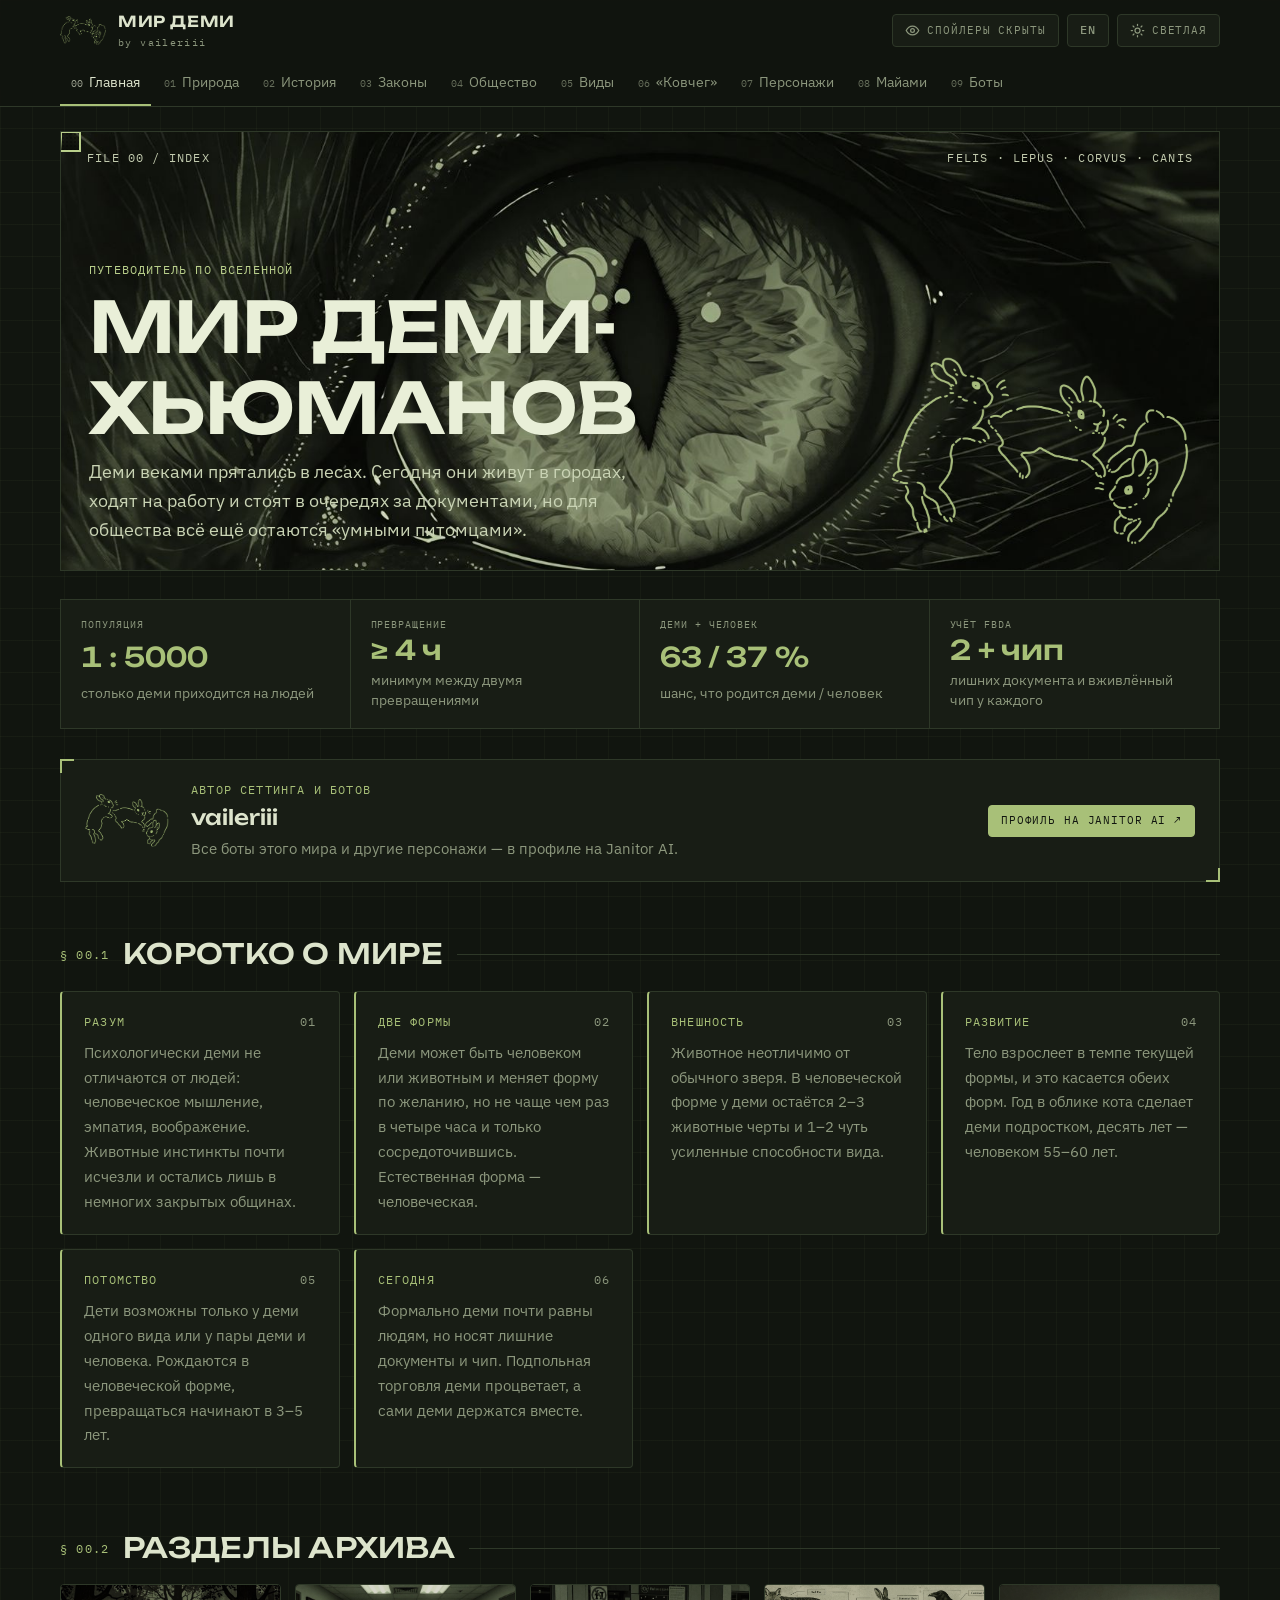
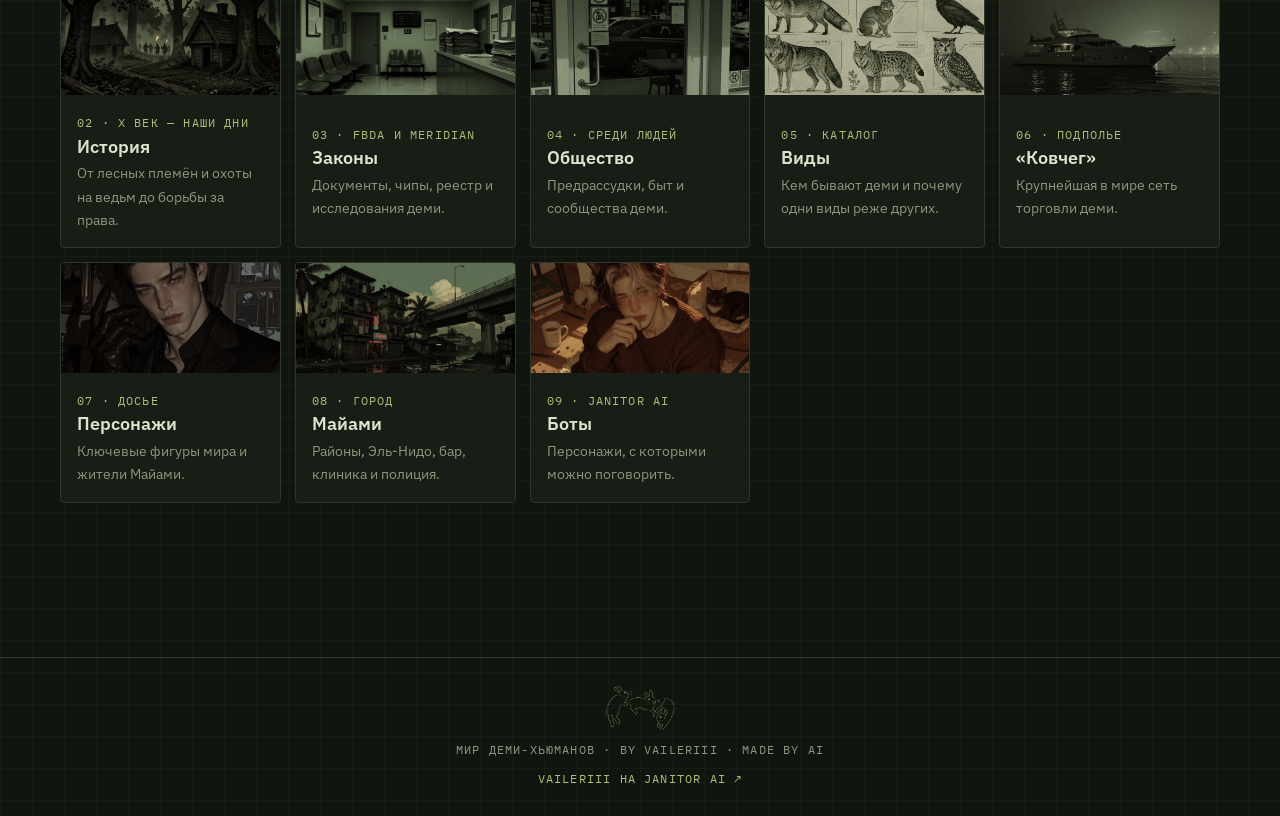
<file: index.html>
<!DOCTYPE html>
<html lang="ru">
<head>
<meta charset="utf-8">
<meta name="viewport" content="width=device-width, initial-scale=1">
<title>Мир деми-хьюманов</title>
<meta name="description" content="Путеводитель по миру деми-хьюманов: история, законы, общество, «Ковчег», персонажи, Майами и боты.">
<link rel="icon" href="img/rabbits.png">
<link rel="preconnect" href="https://fonts.googleapis.com">
<link rel="preconnect" href="https://fonts.gstatic.com" crossorigin>
<link href="https://fonts.googleapis.com/css2?family=Unbounded:wght@400;500;600&family=IBM+Plex+Sans:wght@400;500;600&family=IBM+Plex+Mono:wght@400;500&display=swap" rel="stylesheet">
<link rel="stylesheet" href="style.css">
<script>try{var t=localStorage.getItem("demi-theme");if(t)document.documentElement.setAttribute("data-theme",t)}catch(e){}</script>
</head>
<body>

<header class="top">
  <div class="top-inner">
    <button class="brand" data-go="home" aria-label="На главную">
      <span class="rb" aria-hidden="true"></span>
      <span><b>МИР ДЕМИ</b><small>by vaileriii</small></span>
    </button>
    <div class="toggles">
      <button class="tbtn" id="spBtn" aria-pressed="false" title="Показать или скрыть все спойлеры">
        <svg viewBox="0 0 24 24" fill="none" stroke="currentColor" stroke-width="2" stroke-linecap="round"><path d="M2 12s3.5-7 10-7 10 7 10 7-3.5 7-10 7S2 12 2 12z"/><circle cx="12" cy="12" r="3"/></svg>
        <span>Спойлеры скрыты</span>
      </button>
      <button class="tbtn" id="langBtn" aria-label="Switch to English" title="English version"><b>EN</b></button>
      <button class="tbtn" id="themeBtn" aria-label="Переключить тему">
        <svg id="themeIcon" viewBox="0 0 24 24" fill="none" stroke="currentColor" stroke-width="2" stroke-linecap="round"></svg>
        <span id="themeLabel">Тема</span>
      </button>
    </div>
  </div>
  <nav class="tabs" role="tablist" aria-label="Разделы путеводителя">
    <button class="tab" role="tab" data-go="home"><i>00</i>Главная</button>
    <button class="tab" role="tab" data-go="basics"><i>01</i>Природа</button>
    <button class="tab" role="tab" data-go="history"><i>02</i>История</button>
    <button class="tab" role="tab" data-go="laws"><i>03</i>Законы</button>
    <button class="tab" role="tab" data-go="society"><i>04</i>Общество</button>
    <button class="tab" role="tab" data-go="species"><i>05</i>Виды</button>
    <button class="tab" role="tab" data-go="ark"><i>06</i>«Ковчег»</button>
    <button class="tab" role="tab" data-go="people"><i>07</i>Персонажи</button>
    <button class="tab" role="tab" data-go="miami"><i>08</i>Майами</button>
    <button class="tab" role="tab" data-go="bots"><i>09</i>Боты</button>
  </nav>
</header>

<main>

<!-- =============== 00 HOME =============== -->
<div class="view" id="v-home">
  <div class="banner hero br">
    <img src="img/hero.jpg" alt="">
    <div class="meta mono"><span>FILE 00 / INDEX</span><span>Felis · Lepus · Corvus · Canis</span></div>
    <div class="title">
      <span class="mono">Путеводитель по вселенной</span>
      <h1>Мир деми-хьюманов</h1>
      <p class="lead">Деми веками прятались в лесах. Сегодня они живут в городах, ходят на работу и стоят в очередях за документами, но для общества всё ещё остаются «умными питомцами».</p>
    </div>
    <span class="rb" aria-hidden="true"></span>
  </div>

  <div class="readouts">
    <div class="ro"><span class="mono">Популяция</span><b>1 : 5000</b><span>столько деми приходится на людей</span></div>
    <div class="ro"><span class="mono">Превращение</span><b>≥ 4 ч</b><span>минимум между двумя превращениями</span></div>
    <div class="ro"><span class="mono">Деми + человек</span><b>63 / 37 %</b><span>шанс, что родится деми / человек</span></div>
    <div class="ro"><span class="mono">Учёт FBDA</span><b>2 + чип</b><span>лишних документа и вживлённый чип у каждого</span></div>
  </div>

  <div class="author br">
    <span class="rb" aria-hidden="true"></span>
    <div class="a-tx"><span class="mono k">Автор сеттинга и ботов</span><b>vaileriii</b><p class="muted">Все боты этого мира и другие персонажи — в профиле на Janitor AI.</p></div>
    <a class="btn pri" data-profile href="#" target="_blank" rel="noopener">Профиль на Janitor AI ↗</a>
  </div>

  <section class="block">
    <div class="sh"><span class="num">§ 00.1</span><h2>Коротко о мире</h2></div>
    <div class="grid g3">
      <div class="card hl"><div class="tag"><span class="mono k">Разум</span><span class="mono">01</span></div><p>Психологически деми не отличаются от людей: человеческое мышление, эмпатия, воображение. Животные инстинкты почти исчезли и остались лишь в немногих закрытых общинах.</p></div>
      <div class="card hl"><div class="tag"><span class="mono k">Две формы</span><span class="mono">02</span></div><p>Деми может быть человеком или животным и меняет форму по желанию, но не чаще чем раз в четыре часа и только сосредоточившись. Естественная форма — человеческая.</p></div>
      <div class="card hl"><div class="tag"><span class="mono k">Внешность</span><span class="mono">03</span></div><p>Животное неотличимо от обычного зверя. В человеческой форме у деми остаётся 2–3 животные черты и 1–2 чуть усиленные способности вида.</p></div>
      <div class="card hl"><div class="tag"><span class="mono k">Развитие</span><span class="mono">04</span></div><p>Тело взрослеет в темпе текущей формы, и это касается обеих форм. Год в облике кота сделает деми подростком, десять лет — человеком 55–60 лет.</p></div>
      <div class="card hl"><div class="tag"><span class="mono k">Потомство</span><span class="mono">05</span></div><p>Дети возможны только у деми одного вида или у пары деми и человека. Рождаются в человеческой форме, превращаться начинают в 3–5 лет.</p></div>
      <div class="card hl"><div class="tag"><span class="mono k">Сегодня</span><span class="mono">06</span></div><p>Формально деми почти равны людям, но носят лишние документы и чип. Подпольная торговля деми процветает, а сами деми держатся вместе.</p></div>
    </div>
  </section>

  <section class="block">
    <div class="sh"><span class="num">§ 00.2</span><h2>Разделы архива</h2></div>
    <div class="grid g4">
      <button class="go" data-go="history"><div class="im"><img src="img/history.jpg" alt="" loading="lazy"></div><div class="tx"><span class="mono k">02 · X век — наши дни</span><h3>История</h3><p>От лесных племён и охоты на ведьм до борьбы за права.</p></div></button>
      <button class="go" data-go="laws"><div class="im"><img src="img/laws.jpg" alt="" loading="lazy"></div><div class="tx"><span class="mono k">03 · FBDA и Meridian</span><h3>Законы</h3><p>Документы, чипы, реестр и исследования деми.</p></div></button>
      <button class="go" data-go="society"><div class="im"><img src="img/society.jpg" alt="" loading="lazy"></div><div class="tx"><span class="mono k">04 · Среди людей</span><h3>Общество</h3><p>Предрассудки, быт и сообщества деми.</p></div></button>
      <button class="go" data-go="species"><div class="im"><img src="img/species.jpg" alt="" loading="lazy"></div><div class="tx"><span class="mono k">05 · Каталог</span><h3>Виды</h3><p>Кем бывают деми и почему одни виды реже других.</p></div></button>
      <button class="go" data-go="ark"><div class="im"><img src="img/ark.jpg" alt="" loading="lazy"></div><div class="tx"><span class="mono k">06 · Подполье</span><h3>«Ковчег»</h3><p>Крупнейшая в мире сеть торговли деми.</p></div></button>
      <button class="go" data-go="people"><div class="im"><img src="img/noah.jpg" alt="" loading="lazy" style="object-position:center 25%"></div><div class="tx"><span class="mono k">07 · Досье</span><h3>Персонажи</h3><p>Ключевые фигуры мира и жители Майами.</p></div></button>
      <button class="go" data-go="miami"><div class="im"><img src="img/miami.jpg" alt="" loading="lazy"></div><div class="tx"><span class="mono k">08 · Город</span><h3>Майами</h3><p>Районы, Эль-Нидо, бар, клиника и полиция.</p></div></button>
      <button class="go" data-go="bots"><div class="im"><img src="img/cassian.jpg" alt="" loading="lazy" style="object-position:center 20%"></div><div class="tx"><span class="mono k">09 · Janitor AI</span><h3>Боты</h3><p>Персонажи, с которыми можно поговорить.</p></div></button>
    </div>
  </section>
</div>

<!-- =============== 01 BASICS =============== -->
<div class="view" id="v-basics">
  <div class="banner plain br">
    <div class="meta mono"><span>FILE 01 / BIOLOGY</span><span>Homo · demi</span></div>
    <div class="title"><span class="mono">Природа деми</span><h1>Человек и зверь<br>в одном теле</h1></div>
    <span class="rb big" aria-hidden="true"></span>
  </div>
  <p class="page-lead"><b>Деми-хьюман</b> — разумное человекоподобное существо, которое биологически унаследовало часть черт определённого животного вида. Деми развивались параллельно людям.</p>
  <div class="subnav"></div>

  <section class="block" data-title="Формы">
    <div class="sh"><span class="num">§ 01.1</span><h2>Две формы</h2></div>
    <div class="grid g2">
      <div class="card"><div class="tag"><span class="mono k">Человеческая форма</span><span class="mono">основная</span></div><h3>Почти как человек</h3>
        <ul class="clean">
          <li>Обязательно 2–3 животные черты: уши, хвост, когти, клыки, крылья — в зависимости от вида.</li>
          <li>Кожа без меха, зрачки обычные, человеческие. Необычным может быть только цвет глаз.</li>
          <li>1–2 способности вида. Это не магия, а чуть усиленная человеческая возможность: острее обоняние или слух, немного больше силы или выносливости, лучше ночное зрение.</li>
        </ul>
      </div>
      <div class="card"><div class="tag"><span class="mono k">Животная форма</span><span class="mono">по желанию</span></div><h3>Неотличим от зверя</h3>
        <ul class="clean">
          <li>Деми полностью идентичен животному своего вида. Людям его почти невозможно отличить, разве что по осмысленному взгляду или пониманию речи.</li>
          <li>Разум, память и понимание речи сохраняются, а говорить нельзя: горло животного для этого не приспособлено.</li>
          <li>Обычные животные сразу чувствуют в деми «не своего» и часто реагируют настороженно или агрессивно. Общаться с ними деми может только языком тела.</li>
        </ul>
      </div>
    </div>
  </section>

  <section class="block" data-title="Развитие">
    <div class="sh"><span class="num">§ 01.2</span><h2>Развитие и возраст</h2></div>
    <div class="prose"><p>Деми рождаются в человеческой форме и растут как обычные люди. Если же деми предпочитает животную форму, он развивается быстрее — со скоростью своего вида. Обе формы связаны: время, прожитое в одной, «старит» и другую.</p></div>
    <div class="readouts" style="margin:20px 0 16px">
      <div class="ro"><span class="mono">1 год котом</span><b>≈ 15 лет</b><span>после превращения деми развит как подросток</span></div>
      <div class="ro"><span class="mono">10 лет котом</span><b>≈ 55–60</b><span>человеческих лет по телу и эмоциям</span></div>
      <div class="ro"><span class="mono">Вывод</span><b>Дольше</b><span>жизнь в человеческой форме длиннее</span></div>
    </div>
    <div class="grid g2">
      <div class="card"><h3>Инстинкты</h3><p>Почти у всех ныне живущих деми их нет. Инстинкты сохранились лишь в общинах, которые давно отделились от людей и других деми: в изоляции эволюция замедлилась.</p></div>
      <div class="card"><h3>Здоровье</h3><p>Деми болеют и человеческими болезнями, и болезнями своего вида. Поэтому их лечат и врачи, и ветеринары — в зависимости от болезни.</p></div>
    </div>
  </section>

  <section class="block" data-title="Потомство">
    <div class="sh"><span class="num">§ 01.3</span><h2>Размножение и наследование</h2></div>
    <div class="grid g2">
      <div class="card"><span class="mono k">Деми + деми одного вида</span><h3>Всегда деми того же вида</h3><p>Разные виды потомства не дают, поэтому виды не смешиваются. Деми-волчица может забеременеть только от деми-волка, но никогда — от деми-пса.</p></div>
      <div class="card"><span class="mono k">Деми + человек</span><h3>Результат менее предсказуем</h3>
        <div class="ratio" role="img" aria-label="63 процента деми, 37 процентов человек"><div class="a">деми 63%</div><div class="b">человек 37%</div></div>
        <p>Не важно, кто в паре мужчина, а кто женщина: вероятность та же. Ребёнок-деми будет того же вида, что и родитель-деми.</p></div>
    </div>
    <p class="note" style="margin-top:14px">Зачатие возможно <b>только в человеческой форме</b>.</p>
  </section>

  <section class="block" data-title="Превращение">
    <div class="sh"><span class="num">§ 01.4</span><h2>Механика превращения</h2></div>
    <div class="steps">
      <div class="step"><b>10–30 сек</b><p>Столько длится превращение, в зависимости от разницы в размерах форм.</p></div>
      <div class="step"><b>Ощущения</b><p>Не больно, но неприятно: сильная ломота, будто тянут во все стороны. После — усталость и голод.</p></div>
      <div class="step"><b>Масса</b><p>Не сохраняется: 70-килограммовый деми-волк в облике волка весит как обычный волк. Куда она девается, учёные не знают.</p></div>
      <div class="step"><b>Одежда</b><p>Не меняется вместе с телом и спадает. Поэтому деми носят свободную одежду, а для них шьют вещи с прорезями.</p></div>
      <div class="step"><b>Чип</b><p>Смещается: у человека он между ключицами, у животного — на холке.</p></div>
    </div>
    <div class="grid g3" style="margin-top:16px">
      <div class="card"><h3>Ограничения</h3>
        <ul class="clean">
          <li>Между превращениями не меньше четырёх часов. До этого вернуться в прежнюю форму нельзя.</li>
          <li>Травмы одной формы в равной мере переносятся на другую.</li>
          <li>Превращение требует концентрации: в сильном волнении, от боли или с помутнённым рассудком оно не получится.</li>
        </ul>
      </div>
      <div class="card"><h3>Первое превращение</h3>
        <ul class="clean">
          <li>Случается в 3–5 лет, почти всегда само собой: во сне, в тепле, в полном покое.</li>
          <li>Управлять им ребёнок учится с помощью родителей, и к 7–10 годам большинство меняет форму осознанно.</li>
          <li>Родители следят, чтобы ребёнок не засиживался в животной форме: несколько месяцев в облике котёнка или щенка могут «отнять» годы детства.</li>
        </ul>
      </div>
      <div class="card"><h3>Особые случаи</h3>
        <ul class="clean">
          <li>Беременным превращаться крайне опасно: в животной форме плод может погибнуть, и врачи запрещают это на всём сроке.</li>
          <li>Алкоголь, сильные лекарства и наркотики мешают сосредоточиться, и превратиться очень трудно.</li>
          <li>Кто месяцами и годами живёт зверем, перенимает привычки вида. Это не инстинкты, но вернуться к человеческой жизни таким деми трудно.</li>
        </ul>
      </div>
    </div>
  </section>
</div>

<!-- =============== 02 HISTORY =============== -->
<div class="view" id="v-history">
  <div class="banner br">
    <img src="img/history.jpg" alt="">
    <div class="meta mono"><span>FILE 02 / HISTORY</span><span>X — XXI</span></div>
    <div class="title"><span class="mono">История</span><h1>Тысяча лет в тени</h1></div>
  </div>
  <p class="page-lead">Поначалу люди не догадывались, что деми разумны, и принимали их за странных животных-мутантов: тогда звериные черты были выражены гораздо сильнее. Деми жили стаями или поодиночке в лесах, полях и пустынях.</p>

  <div class="timeline" style="margin-top:36px">
    <div class="era">
      <div class="when">X–XI века</div>
      <h3>Рождение культуры</h3>
      <p>У деми окончательно сформировалось человеческое мышление, появились культура, мораль и законы. Они объединялись в племена — сначала родственные виды, «хищники» или «жертвы», чтобы легче выжить.</p>
      <p>Самые смелые выходили исследовать мир и встречали людей. Кто-то учил деми ремёслам и грамоте, кто-то бежал в церковь, кто-то нападал. Благодаря спокойным людям племена превратились в настоящие скрытые поселения.</p>
    </div>
    <div class="era dark">
      <div class="when">XII–XIV века</div>
      <h3>Вырубка лесов и чума</h3>
      <p>Людей становилось больше, леса вырубали под пашни, и поселения деми стало легко найти. Начались мелкие «войны»: люди находили странные дома и нападали ночью.</p>
      <p>Чума середины XIV века дала передышку — опустевшие земли снова зарастали лесом. Но во многих местах в море обвиняли именно деми, и нападения стали ещё жёстче.</p>
    </div>
    <div class="era">
      <div class="when">XV–XVI века</div>
      <h3>Выход к людям</h3>
      <p>Деми поняли, что вечно прятаться не выйдет, и стали отправлять в города замаскированных разведчиков. Те возвращались и учили остальных: оружию, экономике, религиям, грамоте.</p>
      <p>Тогда же выяснилось, что пара деми и человека тоже может иметь детей. Для народа, потерявшего к XVI веку около 20% численности, это стало и спасением, и проклятием. Самые оптимистичные племена пытались договориться с людьми, но в эпоху религиозных войн их чаще всего считали демонами.</p>
      <span class="loss">−20% к XVI веку · затем ещё −5%</span>
    </div>
    <div class="era dark">
      <div class="when">Конец XVI — середина XVII века</div>
      <h3>Охота на ведьм</h3>
      <p>Самое тёмное время. Деми ловили и казнили на кострах и виселицах вместе с людьми, обвинёнными в колдовстве. После этого деми решили больше не искать мира с людьми: каждая попытка заканчивалась резнёй.</p>
    </div>
    <div class="era">
      <div class="when">XVIII–XIX века</div>
      <h3>От демонов к загадке</h3>
      <p>Охота на ведьм сошла на нет, влияние церкви ослабло, суеверия уступили науке. В XIX веке учёные признали деми отдельным видом, развивавшимся параллельно людям. Начался хрупкий мир — или его подобие.</p>
    </div>
    <div class="era dark">
      <div class="when">XX век</div>
      <h3>Войны и права</h3>
      <p>Идеи о «чистоте» и «неполноценности» снова сделали деми мишенью, и в годы мировых войн они пострадали от преследований. Но именно после этого мир всерьёз заговорил о правах — в том числе о правах деми.</p>
    </div>
    <div class="era">
      <div class="when">Сегодня</div>
      <h3>Хрупкий мир</h3>
      <p>Иерархия всё ещё очевидна, но деми могут жить в городах, не боясь, что их семью вырежут. Теперь они отстаивают свои права и мечтают о равенстве.</p>
    </div>
  </div>
</div>

<!-- =============== 03 LAWS =============== -->
<div class="view" id="v-laws">
  <div class="banner br">
    <img src="img/laws.jpg" alt="">
    <div class="meta mono"><span>FILE 03 / LAW</span><span>FBDA · Meridian</span></div>
    <div class="title"><span class="mono">Законы</span><h1>Почти равные</h1></div>
  </div>
  <p class="page-lead">На бумаге у деми большинство человеческих прав. Но люди всё ещё видят в них скорее животных, и в законах остались исключения.</p>
  <div class="subnav"></div>

  <section class="block" data-title="Основа">
    <div class="sh"><span class="num">§ 03.1</span><h2>Что отличает деми по закону</h2></div>
    <div class="grid g3">
      <div class="card"><h3>Спорт</h3><p>Запрещено соревноваться наравне с людьми из-за возможного физического превосходства.</p></div>
      <div class="card"><h3>Два лишних документа</h3><p>Помимо обычного удостоверения деми обязан всегда носить с собой паспорт деми-хьюмана и ветеринарный паспорт.</p></div>
      <div class="card"><h3>Чип</h3><p>Каждому деми при рождении вживляют чип между ключицами. Власти говорят, что это помогает отслеживать преступников. Сертификат хранится в ветпаспорте.</p></div>
      <div class="card"><h3>Мелкие нормы</h3><p>Отдельные очереди в некоторых учреждениях и запрет на вход туда, где есть животные, — чтобы те не реагировали непредсказуемо.</p></div>
      <div class="card"><h3>Защита</h3><p>Запрет на дискриминацию и травлю, на торговлю деми и «владение» ими продублирован отдельно — наравне с людьми.</p></div>
      <div class="card"><h3>Негласное</h3><p>Закон этого не запрещает, но ни один деми ещё ни разу не занимал высокую руководящую или правительственную должность.</p></div>
    </div>
  </section>

  <section class="block" data-title="Документы">
    <div class="sh"><span class="num">§ 03.2</span><h2>Документы деми</h2></div>
    <p class="page-lead" style="margin-top:0;margin-bottom:20px">Каждый деми обязан всегда носить с собой три документа. Без них при любой проверке его забирают в участок «до выяснения личности».</p>
    <div class="grid g3">
      <div class="card hl"><div class="tag"><span class="mono k">Документ 1 · FBDA</span><span class="mono">5 лет</span></div><h3>Паспорт деми-хьюмана</h3>
        <p>Небольшая пластиковая карта, похожая на водительские права.</p>
        <ul class="clean">
          <li>Фото в обеих формах — человеческой и животной.</li>
          <li>Имя, фамилия, дата рождения, вид и порода.</li>
          <li>Внешние отличительные черты: окрас, уши, хвост, крылья.</li>
          <li>Номер чипа, номер удостоверения и номер ветпаспорта.</li>
          <li>Даты выдачи и окончания срока.</li>
          <li>В углу — печать посмертного согласия «demi research is permitted». Её ставят по умолчанию, и большинство деми даже не знают, что она у них есть.</li>
        </ul>
      </div>
      <div class="card hl"><div class="tag"><span class="mono k">Документ 2 · ветклиника</span><span class="mono">5 лет</span></div><h3>Ветеринарный паспорт</h3>
        <p>Книжечка, которую заполняют от руки в аккредитованной ветклинике после полного осмотра в животной форме.</p>
        <ul class="clean">
          <li>«Описание животного / деми»: фото в животной форме, имя, вид, порода, пол, дата рождения, окрас.</li>
          <li>«Идентификация»: наклейка со штрихкодом номера чипа и дата чипирования.</li>
          <li>Графы для номера и даты татуировки — для животных с клеймом.</li>
          <li>Номер паспорта деми.</li>
          <li>Отметки о прививках и сертификат о чипировании.</li>
          <li>Перед любой новой записью личность обязаны сверить.</li>
        </ul>
      </div>
      <div class="card hl"><div class="tag"><span class="mono k">Документ 3 · штат</span><span class="mono">5 лет</span></div><h3>Удостоверение личности</h3>
        <p>Обычное удостоверение штата — такое же, как у людей.</p>
        <ul class="clean">
          <li>Фото, имя и фамилия, подпись.</li>
          <li>Адрес, дата рождения, пол и рост.</li>
          <li>Номер удостоверения и даты выдачи и окончания.</li>
          <li>У людей во Флориде оно действует 8 лет, а у деми — только 5, вместе с остальными документами.</li>
        </ul>
      </div>
    </div>
  </section>

  <section class="block" data-title="FBDA">
    <div class="sh"><span class="num">§ 03.3</span><h2>FBDA</h2></div>
    <div class="prose">
      <p><b>Федеральное бюро по делам деми-хьюманов</b> (Federal Bureau of Demi-Human Affairs) отвечает в США за всё, что касается деми: выдаёт паспорта и ветпаспорта, ведёт федеральный реестр чипов, аккредитует ветклиники и принимает жалобы. Отделения есть в каждом крупном городе, и все они известны бесконечными очередями и потерянными бумагами.</p>
      <p>Бюро возглавляет <a href="#npc-kessler">Харольд Кесслер</a>. Его идея — «безопасность через учёт»: деми не опасны, пока о каждом известно всё. Публично он говорит о «защите деми», и его считают умеренным чиновником, хотя каждая реформа добавляет деми очередей, пошлин и поводов для задержания. Сейчас он продвигает ежегодную перерегистрацию места жительства.</p>
    </div>
    <div class="grid g3" style="margin-top:18px">
      <div class="card hl"><span class="mono k">Раз в 5 лет</span><h3>Продление документов</h3><p>Ветосмотр в аккредитованной клинике, пошлина и очередь в FBDA. Просрочка — штраф, а при проверке полицией — задержание «до выяснения личности», иногда на дни.</p></div>
      <div class="card hl"><span class="mono k">По умолчанию</span><h3>Посмертное согласие</h3><p>При первом оформлении в документы ставится печать «demi research is permitted» — согласие отдать тело науке. Отказ: нотариальное заявление, пошлина и месяцы ожидания. Невостребованные тела почти всегда уходят в лаборатории.</p></div>
      <div class="card hl"><span class="mono k">Федеральный</span><h3>Реестр чипов</h3><p>Каждый чип привязан к записи. Деми без чипа или с чипом не из реестра считается «неустановленным» и подлежит задержанию. Иногда записи просто «теряются».</p></div>
    </div>
    <div class="spoiler" style="margin-top:14px"><div class="sp-body"><p>У «Ковчега» есть свои люди в бюро. Они помечают похищенных деми как «умерших» или «выехавших из страны» или просто удаляют их из базы. Поэтому пропавших деми почти никто не ищет.</p></div></div>
  </section>

  <section class="block" data-title="Meridian">
    <div class="sh"><span class="num">§ 03.4</span><h2>Meridian Life Sciences</h2></div>
    <div class="prose">
      <p>Крупнейшая в стране корпорация по изучению деми со штаб-квартирой в Нью-Йорке. Официально разрабатывает лекарства и вакцины, изучает превращение и развитие в двух формах. Несколько исследовательских центров, свои клиники, щедрые государственные гранты. Компания гордится тем, что «делает жизнь деми безопаснее», и правда выпускает лекарства, которыми пользуется вся страна.</p>
      <p>Возглавляет её <a href="#npc-laurent">доктор Иветт Лоран</a>.</p>
    </div>
    <h3 style="margin:22px 0 12px">На чём держится работа</h3>
    <div class="grid g3">
      <div class="card"><span class="mono k">Источник 1</span><h3>Платные добровольцы</h3><p>Деми, которые идут в исследования от бедности. Длинные запутанные договоры, экономия на содержании, затянутые выплаты. Кто выходит досрочно, не получает ничего.</p></div>
      <div class="card"><span class="mono k">Источник 2</span><h3>Тела</h3><p>Благодаря посмертному согласию «по умолчанию» компания получает почти всех умерших деми, которых не забрали родственники.</p></div>
      <div class="spoiler"><div class="sp-body"><span class="mono" style="color:var(--secret)">Источник 3</span><h3>«Неудачные лоты»</h3><p>Деми, которых «Ковчег» не смог продать, попадают в закрытое отделение Meridian, где их нет ни в одном реестре.</p></div></div>
    </div>
    <div class="spoiler" style="margin-top:14px"><div class="sp-body">
      <h3>Проект «Порог» (Threshold)</h3>
      <p>Главная тайна компании и детище Иветт Лоран. Учёные пытаются понять, куда «исчезает» масса при превращении, и научиться управлять превращением извне: заставлять деми менять форму или запирать их в одной из форм. Для опасных опытов законные добровольцы не годятся, поэтому Meridian нуждается в «Ковчеге» не меньше, чем «Ковчег» в ней.</p>
    </div></div>
  </section>
</div>

<!-- =============== 04 SOCIETY =============== -->
<div class="view" id="v-society">
  <div class="banner br">
    <img src="img/society.jpg" alt="">
    <div class="meta mono"><span>FILE 04 / SOCIETY</span><span>no demi allowed</span></div>
    <div class="title"><span class="mono">Общество</span><h1>Умные питомцы</h1></div>
  </div>
  <p class="page-lead">Законы в целом уравнивают деми и людей, а общество — нет. Деми боятся, недолюбливают и считают кем-то вроде умных домашних животных.</p>
  <div class="subnav"></div>

  <section class="block" data-title="Враги">
    <div class="sh"><span class="num">§ 04.1</span><h2>Враги деми</h2></div>
    <div class="grid g2">
      <div class="card red"><div class="tag"><span class="mono">Подполье</span><span class="mono">trade</span></div><h3>Торговцы и коллекционеры</h3><p>Множество подпольных организаций продают деми. Коллекционеры покупают редкие виды на аукционах за огромные деньги и держат деми как фамильяров, любовников или прислугу. Это карается наравне с торговлей людьми, но полиция берётся за такие дела неохотно, а влиятельные покупатели легко всё заминают. Самая крупная сеть — <a href="#ark">«Ковчег»</a>: о нём все слышали, но толком никто ничего не знает.</p></div>
      <div class="card red"><div class="tag"><span class="mono">Политика</span><span class="mono">senate</span></div><h3>Сенатор Роджер Брэддок</h3><p>Самый известный противник прав деми. Называет их «существами», опасными своей непредсказуемостью. Его главный проект — «Закон о безопасности от деми»: GPS-чипы вместо обычных, запрет работать с детьми, в медицине и полиции, право владельцев жилья отказывать деми без объяснений. Каждую атаку радикалов превращает в телешоу, правозащитников зовёт «адвокатами зверей». Его кампании щедро спонсирует Meridian. Ходят слухи, что он сам один из «Хранителей» «Ковчега». <a href="#npc-braddock">Досье</a></p></div>
    </div>
  </section>

  <section class="block" data-title="Быт">
    <div class="sh"><span class="num">§ 04.2</span><h2>С чем деми сталкиваются каждый день</h2></div>
    <div class="grid g3">
      <div class="card"><h3>Наклейки</h3><p>На дверях рядом с «no animals» висит «no demi». Это дискриминация — пока владелец не сошлётся на «шерсть в еде». Тогда закон пожимает плечами и предлагает пообедать в другом месте.</p></div>
      <div class="card"><h3>Туалеты</h3><p>Некоторые торговые центры вводят четвёртый туалет: женский, мужской, для людей с инвалидностью и для деми.</p></div>
      <div class="card"><h3>Деньги</h3><p>Повышенные налоги и расходы на дополнительные документы.</p></div>
      <div class="card"><h3>Стеклянный потолок</h3><p>Официальных запретов нет, но подняться высоко по карьерной лестнице деми почти невозможно.</p></div>
      <div class="card"><h3>Исследования</h3><p>На бумаге лаборатории соблюдают Нюрнбергский кодекс. На деле деми идут туда от безденежья, а нарушения оправдывают тем, что кодекс говорит о людях, а деми — отдельный вид. После исследований часто остаются травмы, чаще психологические.</p></div>
      <div class="card"><h3>Горячая картошка</h3><p>Врачи отправляют деми к ветеринарам, ветеринары — обратно. Одни инстанции отсылают к другим, и так по кругу. Даже пожаловаться на нарушение очень трудно.</p></div>
    </div>
  </section>

  <section class="block" data-title="Сообщества">
    <div class="sh"><span class="num">§ 04.3</span><h2>Сообщества деми</h2></div>
    <p class="page-lead" style="margin:0 0 18px">В одиночку выжить в человеческом мире труднее, поэтому деми держатся вместе.</p>
    <div class="grid g2">
      <div class="card"><h3>Кварталы деми</h3><p>Районы, где деми живут плотнее всего: заведения без запрещающих наклеек, магазины одежды для деми, врачи, которые не отправляют к ветеринару. Люди зовут их от нейтрального «деми-квартал» до презрительного «зоопарк». В Майами это <a href="#miami">Эль-Нидо</a>.</p></div>
      <div class="card"><h3>Видовые общины (кланы)</h3><p>Деми одного вида объединяются, чтобы найти пару, сохранить традиции и помогать своим. Старое деление на «хищников» и «жертв» живо до сих пор: деми-кролику вряд ли спокойно рядом с деми-волком.</p></div>
      <div class="card"><h3>Закрытые общины</h3><p>Поселения, которые так и не вышли к людям после XVII века. Живут в глуши, хранят старые традиции, не признают человеческих законов, и только у них сохранились инстинкты. Одни городские деми их уважают, другие считают «дикарями».</p></div>
      <div class="card"><h3>Сети взаимопомощи</h3><p>Неофициальные: через знакомых узнают, к какому врачу идти, какой работодатель не дискриминирует, кто сдаст квартиру. Сюда же относятся тайные убежища для сбежавших от коллекционеров и из лабораторий.</p></div>
    </div>
    <div class="grid g2" style="margin-top:14px">
      <div class="card hl"><div class="tag"><span class="mono k">Правозащитники</span><span class="mono">legal</span></div><h3>«Без клеток»</h3><p>Одно из самых известных движений США, во главе — деми-рысь <a href="#npc-amara">Амара Окафор</a>. Только законные методы: суды, петиции, митинги, журналистские расследования. Цели: отменить лишние документы и налоги, исправить Нюрнбергский кодекс, отменить посмертное согласие «по умолчанию» и расследовать исчезновения деми. Есть горячая линия, бесплатные юристы и много волонтёров-людей.</p></div>
      <div class="card red"><div class="tag"><span class="mono">Радикалы</span><span class="mono">the feral</span></div><h3>«Одичавшие»</h3><p>Немногочисленные, но громкие. Лидер — деми-волк <a href="#npc-cyrus">Сайрус Кейн</a>, бывший пленник «Ковчега». Разрозненные ячейки по всей стране поджигают склады, нападают на фургоны перевозчиков и лаборатории, освобождают пленников и мстят похитителям. Иногда страдают случайные люди, и каждый налёт Брэддок показывает в новостях как доказательство того, что деми опасны.</p></div>
    </div>
  </section>
</div>

<!-- =============== 05 SPECIES =============== -->
<div class="view" id="v-species">
  <div class="banner plain br">
    <div class="meta mono"><span>FILE 05 / SPECIES CATALOGUE</span><span>Mammalia · Aves</span></div>
    <div class="title"><span class="mono">Виды</span><h1>Кем бывают деми</h1></div>
    <span class="rb big" aria-hidden="true"></span>
  </div>
  <p class="page-lead">Только теплокровные — млекопитающие и птицы. Деми-рептилий, рыб и насекомых не бывает. Размер животной формы — от небольших грызунов до медведя; деми-слонов и деми-китов не существует.</p>

  <div class="plate br" style="margin-top:26px"><img src="img/species.jpg" alt="Таблица видов: лиса, заяц, ворон, волк, рысь, филин"></div>

  <div class="rarity">
    <div class="rar">
      <div class="meter"><i class="f"></i><i></i><i></i></div>
      <div class="tag" style="display:flex;justify-content:space-between"><h3>Распространённые</h3><span class="mono muted">class I</span></div>
      <div class="chips"><span class="chip acc">кошки<em>Felis</em></span><span class="chip acc">собаки<em>Canis</em></span><span class="chip acc">лисы<em>Vulpes</em></span><span class="chip acc">кролики и зайцы<em>Lepus</em></span><span class="chip acc">врановые<em>Corvus</em></span><span class="chip acc">крысы<em>Rattus</em></span></div>
      <p class="muted">Жили рядом с людьми или на открытых территориях и чаще выходили к ним.</p>
    </div>
    <div class="rar">
      <div class="meter"><i class="f"></i><i class="f"></i><i></i></div>
      <div class="tag" style="display:flex;justify-content:space-between"><h3>Редкие</h3><span class="mono muted">class II</span></div>
      <div class="chips"><span class="chip acc">волки<em>Canis lupus</em></span><span class="chip acc">олени<em>Cervus</em></span><span class="chip acc">совы<em>Strix</em></span><span class="chip acc">хищные птицы<em>Accipitridae</em></span><span class="chip acc">рыси<em>Lynx</em></span><span class="chip acc">медведи<em>Ursus</em></span></div>
      <p class="muted">Жили в труднодоступных местах или сильнее всех пострадали от преследований.</p>
    </div>
    <div class="rar r3">
      <div class="meter"><i class="f"></i><i class="f"></i><i class="f"></i></div>
      <div class="tag" style="display:flex;justify-content:space-between"><h3>Очень редкие</h3><span class="mono" style="color:var(--secret)">class III</span></div>
      <div class="chips"><span class="chip sec">тигры<em>Panthera tigris</em></span><span class="chip sec">снежные барсы<em>Panthera uncia</em></span><span class="chip sec">экзотические птицы</span></div>
      <p class="muted">Единицы на страну. За ними охотятся коллекционеры, на подпольных аукционах это самые дорогие лоты.</p>
    </div>
  </div>

  <div class="grid g2" style="margin-top:16px">
    <div class="card"><span class="mono k">Aves</span><h3>Крылья, которые не летают</h3><p>В человеческой форме у деми-птиц остаются крылья, но человеческое тело слишком тяжёлое для полёта. Летают они только в облике птицы. Крылья деми-птиц — навязчивая страсть некоторых коллекционеров.</p></div>
    <div class="card"><span class="mono k">Знакомые лица</span><h3>Виды персонажей</h3>
      <div class="chips"><a class="chip acc" href="#npc-amara">рысь · Амара Окафор</a><a class="chip acc" href="#npc-cyrus">волк · Сайрус Кейн</a><a class="chip acc" href="#npc-nico">кролик · Нико Мендоса</a><a class="chip acc" href="#npc-cassian">кот · Кассиан</a><a class="chip acc" href="#npc-owen">пёс · Оуэн Делакруа</a><span class="chip sp">ворон · Адриан Вэйл</span></div>
    </div>
  </div>
</div>

<!-- =============== 06 ARK =============== -->
<div class="view" id="v-ark">
  <div class="banner br">
    <img src="img/ark.jpg" alt="">
    <div class="meta mono"><span>FILE 06 / THE ARK</span><span>status: urban legend</span></div>
    <div class="title"><span class="mono">Подполье</span><h1>«Ковчег»</h1></div>
  </div>
  <p class="page-lead">Крупнейшая в мире подпольная сеть торговли деми (англ. the Ark). Действует в десятках стран, официально её не существует. Полиция считает «Ковчег» городской легендой.</p>
  <div class="subnav"></div>

  <section class="block" data-title="Фонд">
    <div class="sh"><span class="num">§ 06.1</span><h2>The Ark Foundation</h2></div>
    <div class="ark-top">
      <div class="logo-box br">
        <img src="img/ark-logo.webp" alt="Логотип фонда The Ark Foundation">
        <span class="mono muted">«Каждое существо заслуживает гавани»</span>
      </div>
      <div class="prose">
        <p>«The Ark Foundation for Species Preservation» — настоящий благотворительный фонд. Его заповедники, приюты, ветклиники и программы перевозки редких животных действительно работают, а большинство сотрудников — честные люди.</p>
        <p>Президент фонда — <a href="#npc-leonora">Леонора Стерлинг</a>. Её принцип: «каждое существо заслуживает гавани». Главная гордость — бесплатные осмотры для деми. Леонора добивается, чтобы клиники фонда получали аккредитацию FBDA и делали осмотры для продления документов. О деми она говорит с тем же умилением, что и о спасённых котятах, и не замечает, насколько это снисходительно.</p>
        <p>Логотип — ковчег-лодочка на трёх волнах под оливковой ветвью, в бирюзово-золотых тонах. Выглядит добрым и безобидным.</p>
        <div class="spoiler"><div class="sp-body"><p>Именно внутри этого фонда и прячется «Ковчег». Леонора ничего не знает о подполье. Фонд тайно финансирует и направляет Ной — для всех он лишь щедрый анонимный меценат. Когда кто-то подозревает фонд, Леонора принимает это как личную обиду и первой встаёт на его защиту.</p></div></div>
      </div>
    </div>
  </section>

  <section class="block" data-title="Устройство">
    <div class="sh"><span class="num">§ 06.2</span><h2>Как устроена сеть</h2></div>
    <p class="page-lead" style="margin:0 0 16px">В США у «Ковчега» три главных центра: Нью-Йорк, Лос-Анджелес и <a href="#miami">Майами</a>. Каждый участник знает только свою часть работы.</p>
    <div class="roles">
      <div class="role"><span class="mono">Catchers</span><h3>«Ловцы»</h3><p>Находят и похищают деми: одиночек, бездомных, тех, кого никто не станет искать. Иногда выкупают их долги или заманивают «предложениями о работе».</p></div>
      <div class="role"><span class="mono">Keepers</span><h3>«Смотрители»</h3><p>Держат пленников и «готовят» к продаже. Первым делом извлекают чип и подменяют документы.</p></div>
      <div class="role"><span class="mono">Guardians</span><h3>«Хранители»</h3><p>Покупатели: богатые коллекционеры, политики, бизнесмены. В их круг попадают только по рекомендации.</p></div>
      <div class="role"><span class="mono">Head</span><h3>Ной</h3><p>Глава организации неизвестен. Свои называют его Ной.</p></div>
    </div>
    <div class="spoiler" style="margin-top:14px"><div class="sp-body">
      <h3>Схема внутри фонда</h3>
      <ul class="clean">
        <li>В бесплатных ветклиниках присматривают одиноких деми, которых никто не будет искать.</li>
        <li>В закрытых приютах и «карантинных центрах» держат пленников.</li>
        <li>Через официальные перевозки животных вывозят деми в животной форме по документам на обычных зверей.</li>
        <li>Покупатели платят крупными «пожертвованиями» фонду, и деньги уходят «своим» через выдуманные расходы.</li>
      </ul>
    </div></div>
  </section>

  <section class="block" data-title="Выставки">
    <div class="sh"><span class="num">§ 06.3</span><h2>Аукционы — «Выставки»</h2></div>
    <div class="grid g2">
      <div class="card"><p style="color:var(--ink)">Раз в несколько месяцев «Ковчег» проводит закрытые торги в частных поместьях или на яхтах в нейтральных водах. Гости приходят в масках. Лоты описывают как животных: вид, окрас, «темперамент», «послушание».</p></div>
      <div class="card"><h3>Дороже всего ценятся</h3><div class="chips"><span class="chip sec">очень редкие виды</span><span class="chip sec">деми-птицы с красивыми крыльями</span><span class="chip sec">полностью «подготовленные»</span></div></div>
    </div>
    <p class="note" style="margin-top:14px"><b>Неприкасаемость.</b> Среди «Хранителей» есть влиятельные люди, поэтому расследования разваливаются: улики пропадают, свидетели отказываются от показаний.</p>
  </section>

  <section class="block" data-title="Метка">
    <div class="sh"><span class="num">§ 06.4</span><h2>Метка</h2></div>
    <div class="mark-row">
      <div class="mark-box br"><span class="mark" aria-label="Метка Ковчега" role="img"></span><span class="mono muted">≈ 1,5 см · чёрная тушь</span></div>
      <div class="prose">
        <p>Деми, прошедших через «Ковчег», метят маленькой татуировкой или клеймом в виде лодочки — обычно за ухом, иногда на внутренней стороне запястья.</p>
        <p>Это упрощённый контур логотипа: только корпус и три линии волн, без ветви и надписи. Посторонний примет её за обычную маленькую татуировку. Свои узнают сразу. А кто однажды видел логотип фонда, рано или поздно заметит, что это один и тот же рисунок.</p>
      </div>
    </div>
  </section>
</div>

<!-- =============== 07 PEOPLE =============== -->
<div class="view" id="v-people">
  <div class="banner plain br">
    <div class="meta mono"><span>FILE 07 / PERSONAE</span><span>18 records</span></div>
    <div class="title"><span class="mono">Персонажи</span><h1>Кто есть кто</h1></div>
    <span class="rb big" aria-hidden="true"></span>
  </div>
  <p class="page-lead">Нажми на карточку, чтобы открыть досье. Тайные роли и секреты спрятаны под спойлерами.</p>
  <div class="filter" role="group" aria-label="Фильтр персонажей">
    <button data-f="all" aria-pressed="true">Все</button>
    <button data-f="world" aria-pressed="false">Мир</button>
    <button data-f="miami" aria-pressed="false">Майами</button>
    <button data-f="demi" aria-pressed="false">Только деми</button>
  </div>
  <div id="peopleWrap"></div>
</div>

<!-- =============== 08 MIAMI =============== -->
<div class="view" id="v-miami">
  <div class="banner br">
    <img src="img/miami.jpg" alt="">
    <div class="meta mono"><span>FILE 08 / MIAMI, FL</span><span>25.77° N · 80.19° W</span></div>
    <div class="title"><span class="mono">Город</span><h1>Майами</h1></div>
  </div>
  <p class="page-lead">Огромный, шумный, жаркий город на юго-востоке Флориды. Стеклянные небоскрёбы и яхты миллионеров соседствуют с дешёвыми многоэтажками, где живут от зарплаты до зарплаты. Туристы, вечеринки, деньги — и много мест, где можно бесследно исчезнуть.</p>
  <div class="subnav"></div>

  <section class="block" data-title="Город">
    <div class="sh"><span class="num">§ 08.1</span><h2>Город</h2></div>
    <div class="readouts" style="margin:0">
      <div class="ro"><span class="mono">Климат</span><span style="color:var(--ink)">Влажная жара круглый год. Летом почти каждый день после обеда тропические ливни, с июня по ноябрь — сезон ураганов.</span></div>
      <div class="ro"><span class="mono">Люди</span><span style="color:var(--ink)">Испанский звучит не реже английского. Город строили кубинцы, гаитяне, венесуэльцы, колумбийцы и десятки других общин.</span></div>
      <div class="ro"><span class="mono">Ворота мира</span><span style="color:var(--ink)">Один из крупнейших круизных портов мира и огромный аэропорт.</span></div>
    </div>
  </section>

  <section class="block" data-title="Районы">
    <div class="sh"><span class="num">§ 08.2</span><h2>Районы</h2></div>
    <div class="map-wrap">
      <div class="map br">
        <svg viewBox="0 0 600 700" role="img" aria-label="Схема районов Майами">
          <rect class="water" x="0" y="0" width="600" height="700"/>
          <g id="gridLines"></g>
          <path class="land" d="M0 0 H405 Q398 120 402 210 Q404 300 388 360 Q372 420 350 470 Q330 540 300 600 Q280 650 270 700 H0Z"/>
          <path class="glades" d="M0 470 Q90 450 160 520 Q200 560 230 700 H0Z"/>
          <path class="land" d="M492 30 Q505 150 506 240 Q506 300 496 330 Q488 300 486 240 Q484 140 486 30Z"/>
          <ellipse class="land" cx="445" cy="345" rx="10" ry="6"/>
          <ellipse class="land" cx="462" cy="370" rx="12" ry="7"/>
          <text class="small" x="430" y="200" transform="rotate(-88 430 200)">BISCAYNE BAY</text>
          <text class="small" x="530" y="420">ATLANTIC</text>
          <text class="small" x="30" y="560">EVERGLADES</text>
          <path d="M318 30 V420" stroke="var(--muted)" stroke-width="1.5" stroke-dasharray="5 5" opacity=".6"/>
          <text class="small" x="300" y="24">I-95</text>
          <text class="small" x="14" y="690">SCHEMATIC · NOT TO SCALE</text>
          <g id="mapDots"></g>
        </svg>
      </div>
      <div class="card district" id="districtCard"></div>
    </div>
  </section>

  <section class="block" data-title="Эль-Нидо">
    <div class="sh"><span class="num">§ 08.3</span><h2>Деми-квартал «Эль-Нидо»</h2></div>
    <div class="grid g2">
      <div class="prose">
        <p>«Эль-Нидо» (исп. «гнездо») — неофициальный деми-квартал к северу от центра, зажатый между Аллапаттой, Винвудом и Литл-Хаити вдоль эстакад автострады I-95.</p>
        <p>Несколько кварталов облупленных многоэтажек, бельё на балконах, уличный рынок, лавки одежды с прорезями для хвостов и крыльев, круглосуточная прачечная, бар «Ла Мадригера» и клиника «У Дока».</p>
        <p>Здесь нет наклеек «no demi», соседи не смотрят косо, а новости и предупреждения разносятся быстрее, чем доходят до полиции. Люди из других районов зовут Эль-Нидо «Зоопарком».</p>
      </div>
      <div class="card"><span class="mono k">Отношение к деми в Майами</span>
        <p style="color:var(--ink)">Флорида — консервативный штат, и местные законы жёстче федеральных: владелец жилья может отказать деми без объяснений, а в части школ дети-деми учатся в отдельных классах. Но сам город слишком пёстрый, чтобы ненавидеть кого-то одного, особенно в бедных районах.</p>
        <ul class="clean">
          <li>В Саут-Бич и Брикелле на дверях висят наклейки «no demi», охрана может спросить документы.</li>
          <li>В богатых районах прислуга-деми в моде: о «своей» горничной-кошечке говорят как о породистой собаке.</li>
          <li>Во время ураганов деми отправляют в укрытия «для людей с домашними животными».</li>
          <li>Деми-беспризорники, особенно в животной форме, — обычное дело в бедных районах. Их пропажу почти никто не замечает.</li>
        </ul>
      </div>
    </div>
  </section>

  <section class="block" data-title="Места">
    <div class="sh"><span class="num">§ 08.4</span><h2>Места Эль-Нидо</h2></div>
    <div class="grid g2">
      <div class="place br"><div class="in">
        <span class="mono k">Бар · исп. «нора»</span><h3>«Ла Мадригера»</h3>
        <p>Маленький бар в сердце квартала, в старом доме с облезлой бирюзовой штукатуркой. Над входом неоновая вывеска с вислыми кроличьими ушами. Внутри тесно и шумно: жёлтые лампы, потёртые столы, музыкальный автомат с латиноамериканской музыкой, на стенах фото постоянных гостей в обеих формах. Пахнет жареными плантанами, ромом и кофе. Под стойкой всегда миски с водой для тех, кто зашёл зверем.</p>
        <p>Бар открыла бабушка <a href="#npc-nico">Нико Мендосы</a>. Здесь узнают новости, ищут работу и жильё, оставляют записки, кормят в долг. Сюда приходят, когда кто-то пропал, — и здесь первыми узнают, что пропал кто-то ещё.</p>
        <div class="spoiler"><div class="sp-body"><p>В подсобке и на втором этаже, где живёт Нико, есть комнаты. Там он прячет деми, сбежавших от коллекционеров, из лабораторий или от «Ковчега», пока Док их не подлатает и им не найдут, куда уехать. Знают только свои.</p></div></div>
      </div></div>
      <div class="place br"><div class="in">
        <span class="mono k">Общественная клиника Эль-Нидо</span><h3>«У Дока»</h3>
        <p>Бывшая аптека на углу через улицу от бара: облупленная вывеска, решётки на окнах, очередь на пластиковых стульях с утра. Внутри тесно, но чисто: два кабинета, старый рентген, переноски для пациентов-зверей.</p>
        <p class="quote">«Здесь лечат всех. В обеих формах»</p>
        <p>Клинику держит <a href="#npc-doc">Тобиас «Док» Олуволе</a>. Деми лечат и как людей, и как животных, без «горячей картошки». Бедным бесплатно, остальным — сколько смогут. Документы не спрашивают, принимают и без чипа. Живёт на пожертвования, помощь «Без клеток» и упрямство Дока.</p>
        <p class="note">Клиника не аккредитована FBDA, поэтому осмотр для продления документов здесь не сделать. За ним приходится идти в аккредитованные клиники, например в «Ark Haven».</p>
      </div></div>
    </div>
  </section>

  <section class="block" data-title="Полиция">
    <div class="sh"><span class="num">§ 08.5</span><h2>Полиция Майами</h2></div>
    <div class="grid g2">
      <div class="prose">
        <p>Огромная, перегруженная и уставшая. Защищать деми она обязана наравне с людьми, но их дела всегда в конце очереди. Для многих полицейских деми — источник проблем: «Одичавшие», драки в Эль-Нидо, бродячие «животные», вечно не те документы.</p>
        <p>Исключение — <a href="#npc-ray">детектив Рэй Сандовал</a> из отдела розыска пропавших. Он давно замечает, что деми исчезают слишком часто, слишком тихо и слишком похоже. Начальство советует «не тратить время», а он копает в одиночку.</p>
      </div>
      <div class="card"><ul class="clean">
        <li>Деми без документов или с просроченным паспортом забирают «до выяснения личности», а оттуда могут передать в FBDA.</li>
        <li>Заявления о пропаже деми принимают неохотно: «обернулся и сбежал», «загулял». Без семьи дело закрывают почти сразу.</li>
        <li>«Офицер по связям с деми» — одна ставка на весь город, и обычно он разбирает жалобы на шум.</li>
        <li>Туристические и богатые районы охраняют хорошо, Эль-Нидо — по остаточному принципу. Жители полиции не доверяют.</li>
      </ul></div>
    </div>
  </section>

  <section class="block" data-title="«Ковчег»">
    <div class="sh"><span class="num">§ 08.6</span><h2>«Ковчег» в Майами</h2></div>
    <p class="page-lead" style="margin:0 0 16px">Один из трёх главных филиалов в США. Город идеален для торговли деми: порт и аэропорт, частные яхты, деньги, которые никто не проверяет, и тысячи людей, которых никто не ищет.</p>
    <div class="grid g3">
      <div class="spoiler"><div class="sp-body"><span class="mono" style="color:var(--secret)">Прикрытие · Дорал</span><h3>«Ark Haven»</h3><p>Ветклиника и приют для экзотических животных фонда рядом с аэропортом и складами. Светлое здание, клумбы, фото спасённых животных. Аккредитована FBDA: деми проходят здесь бесплатные осмотры. По карточкам пациентов «свои» выбирают одиноких деми, а «товар» вывозят как «экзотических животных на передержку». Большинство ветеринаров ни о чём не догадываются.</p></div></div>
      <div class="spoiler"><div class="sp-body"><span class="mono" style="color:var(--secret)">Пленники · Хоумстед</span><h3>«Трюм» (the Hold)</h3><p>Официально — «карантинный центр» фонда на краю Эверглейдс: высокий забор, питомники, теплицы, на мили вокруг никого. Внутри вольеры, клетки, кафельные комнаты для «мытья» и кабинет, где извлекают чипы и ставят метки. Пахнет антисептиком и мокрой шерстью. Пленников «готовят» к «Выставке» неделями или месяцами.</p></div></div>
      <div class="spoiler"><div class="sp-body"><span class="mono" style="color:var(--secret)">Аукционы · Коконат-Гроув</span><h3>Яхта «Завет» (the Covenant)</h3><p>Огромная белая яхта фонда для «благотворительных круизов» у частной пристани. Раз в несколько месяцев на ней проходят майамские «Выставки»: нейтральные воды, гости в масках, «лоты» в клетках в трюме.</p></div></div>
    </div>
    <div class="spoiler" style="margin-top:14px"><div class="sp-body">
      <h3>Люди филиала</h3>
      <ul class="clean">
        <li><b>«Капитан» — Маргарет Холлоуэй</b>, глава филиала и директор «Ark Haven». Подчиняется напрямую Ною и единственная видит полную картину.</li>
        <li><b>Доктор Сайлас Рид</b> — ветеринар «Ark Haven» и старший «Смотритель» «Трюма».</li>
        <li><b>Уэйд Мерсер</b> — младший «Смотритель» «Трюма», подчиняется Риду.</li>
        <li><b>Данте Руис</b> — один из лучших «Ловцов», работает в городской службе отлова бездомных животных.</li>
        <li><b>Нора Беннет</b> — своя в отделении FBDA, стирает записи о похищенных деми из реестра.</li>
      </ul>
    </div></div>
  </section>

  <section class="block" data-title="Жители">
    <div class="sh"><span class="num">§ 08.7</span><h2>Жители Майами</h2></div>
    <div class="people" id="miamiPeople"></div>
  </section>
</div>

<!-- =============== 09 BOTS =============== -->
<div class="view" id="v-bots">
  <div class="banner plain br">
    <div class="meta mono"><span>FILE 09 / JANITOR AI</span><span>series: demi world</span></div>
    <div class="title"><span class="mono">Боты</span><h1>Поговорить<br>с персонажами</h1></div>
    <span class="rb big" aria-hidden="true"></span>
  </div>
  <p class="page-lead">Нажми на аватар, чтобы открыть бота. Кнопка «Досье» покажет полную карточку персонажа. Все боты автора — в <a data-profile href="#" target="_blank" rel="noopener">профиле vaileriii на Janitor AI</a>.</p>
  <div class="bots" id="botsWrap"></div>
</div>

</main>

<footer>
  <span class="rb" aria-hidden="true"></span>
  <span class="mono">Мир деми-хьюманов · by vaileriii · made by AI</span>
  <a class="mono" data-profile href="#" target="_blank" rel="noopener">vaileriii на Janitor AI ↗</a>
</footer>

<div class="overlay" id="overlay" aria-hidden="true">
  <div class="modal" role="dialog" aria-modal="true" aria-labelledby="mName" id="modal"></div>
</div>

<script src="data-ru.js"></script>
<script src="app.js"></script>
</body>
</html>
</file>
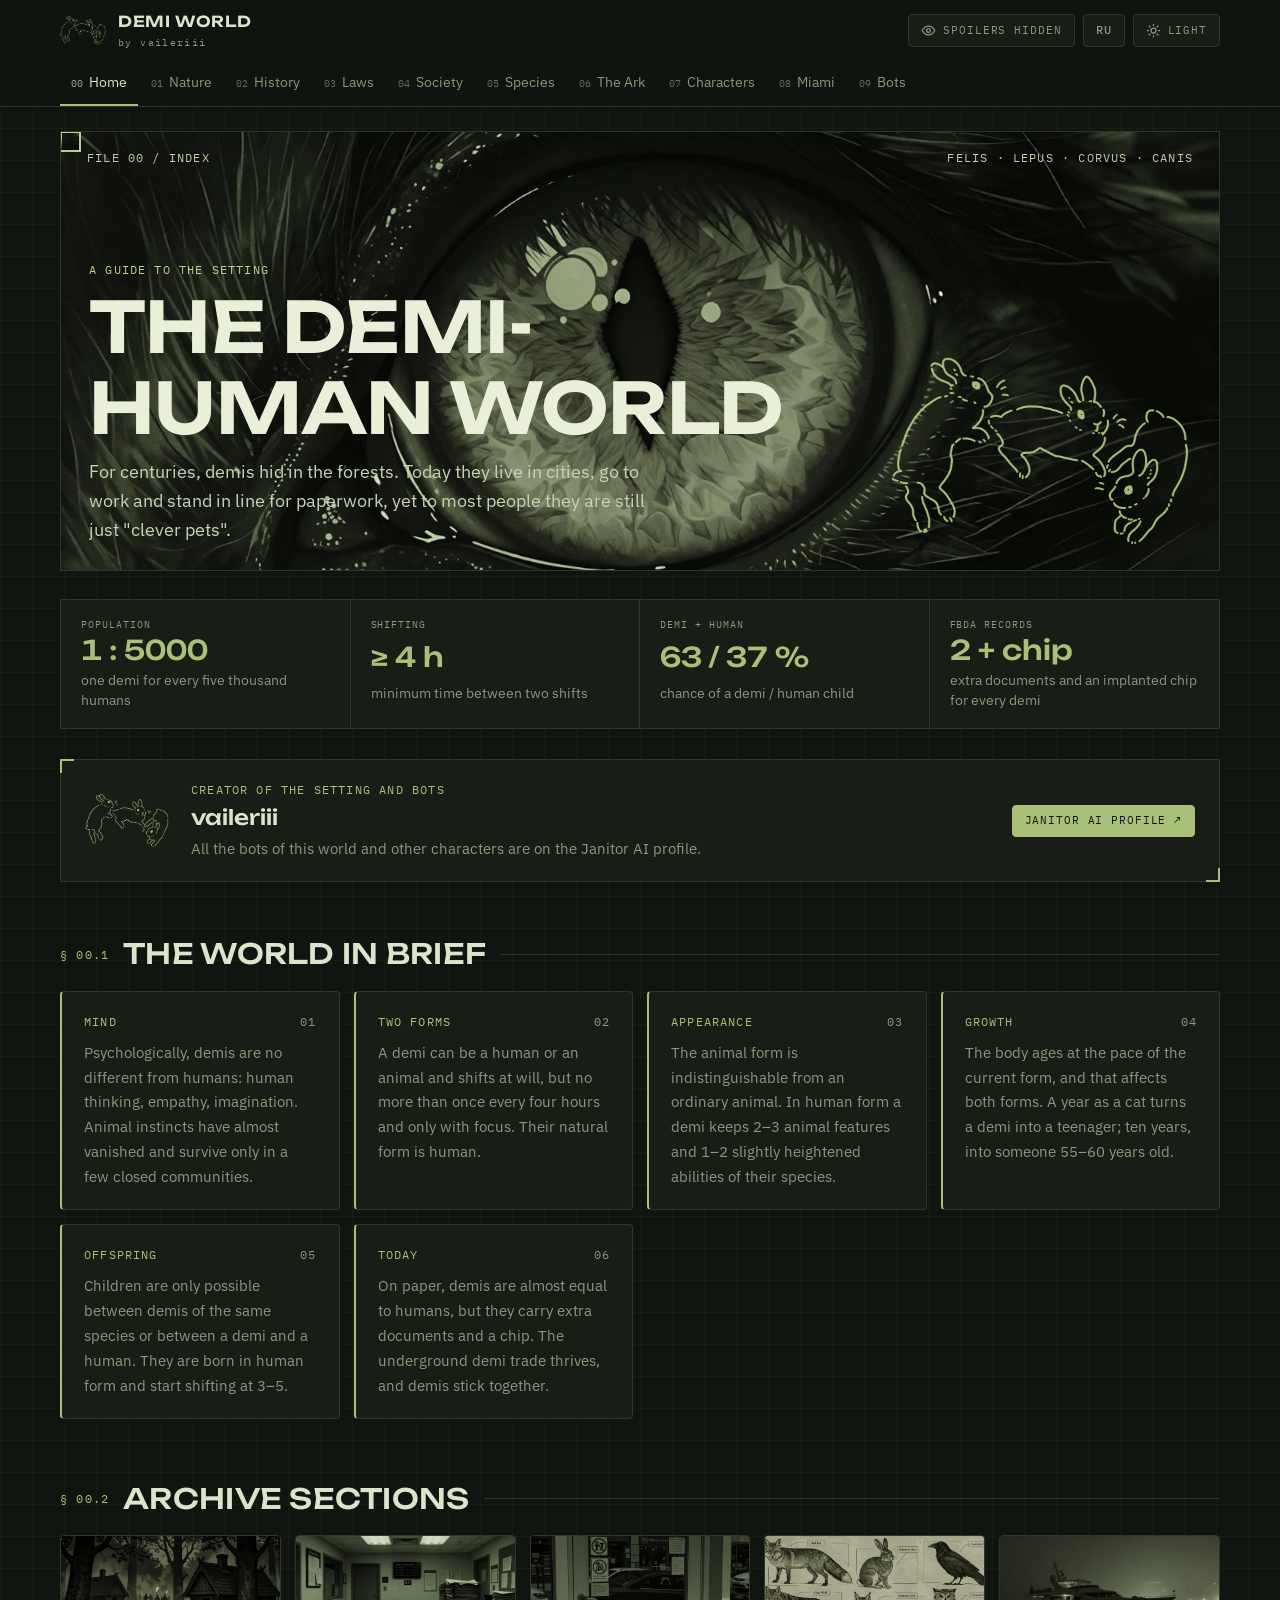
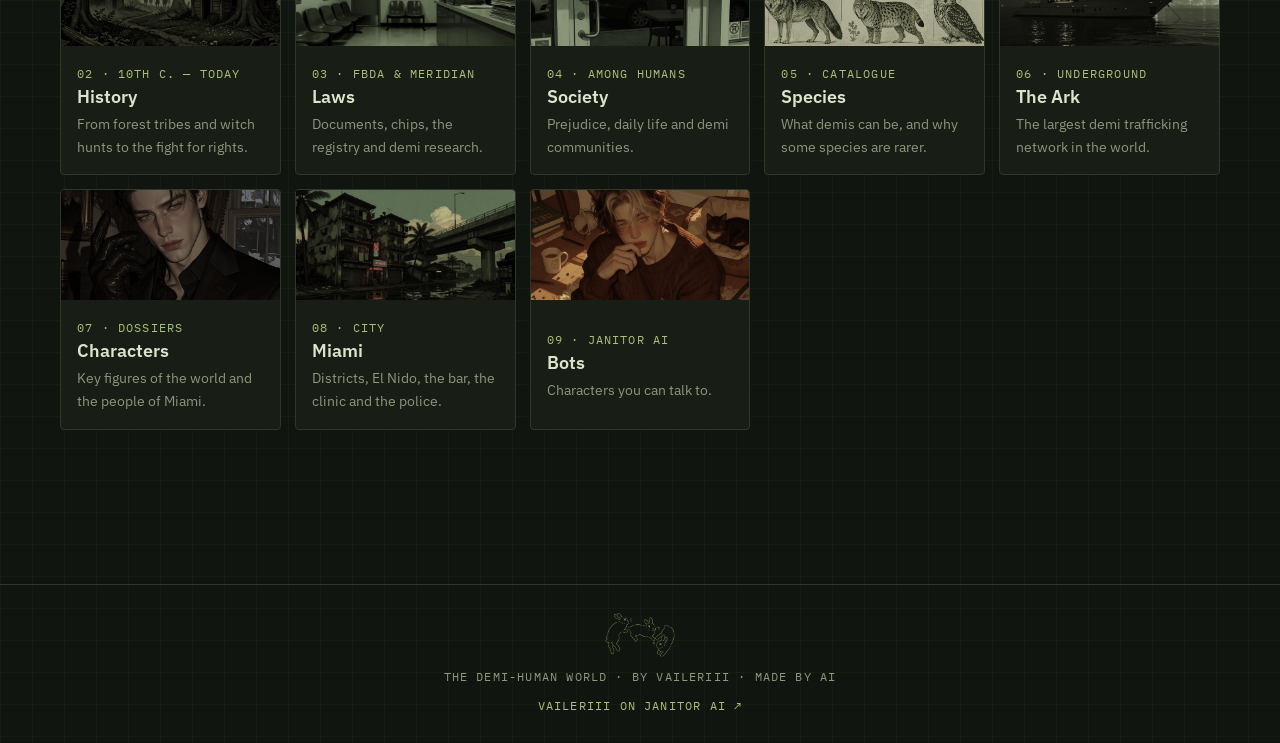
<file: en.html>
<!DOCTYPE html>
<html lang="en">
<head>
<meta charset="utf-8">
<meta name="viewport" content="width=device-width, initial-scale=1">
<title>The Demi-Human World</title>
<meta name="description" content="A guide to the world of demi-humans: history, laws, society, the Ark, characters, Miami and bots.">
<link rel="icon" href="img/rabbits.png">
<link rel="preconnect" href="https://fonts.googleapis.com">
<link rel="preconnect" href="https://fonts.gstatic.com" crossorigin>
<link href="https://fonts.googleapis.com/css2?family=Unbounded:wght@400;500;600&family=IBM+Plex+Sans:wght@400;500;600&family=IBM+Plex+Mono:wght@400;500&display=swap" rel="stylesheet">
<link rel="stylesheet" href="style.css">
<script>try{var t=localStorage.getItem("demi-theme");if(t)document.documentElement.setAttribute("data-theme",t)}catch(e){}</script>
</head>
<body>

<header class="top">
  <div class="top-inner">
    <button class="brand" data-go="home" aria-label="Home">
      <span class="rb" aria-hidden="true"></span>
      <span><b>DEMI WORLD</b><small>by vaileriii</small></span>
    </button>
    <div class="toggles">
      <button class="tbtn" id="spBtn" aria-pressed="false" title="Show or hide all spoilers">
        <svg viewBox="0 0 24 24" fill="none" stroke="currentColor" stroke-width="2" stroke-linecap="round"><path d="M2 12s3.5-7 10-7 10 7 10 7-3.5 7-10 7S2 12 2 12z"/><circle cx="12" cy="12" r="3"/></svg>
        <span>Spoilers hidden</span>
      </button>
      <button class="tbtn" id="langBtn" aria-label="Переключить на русский" title="Русская версия"><b>RU</b></button>
      <button class="tbtn" id="themeBtn" aria-label="Switch theme">
        <svg id="themeIcon" viewBox="0 0 24 24" fill="none" stroke="currentColor" stroke-width="2" stroke-linecap="round"></svg>
        <span id="themeLabel">Theme</span>
      </button>
    </div>
  </div>
  <nav class="tabs" role="tablist" aria-label="Guide sections">
    <button class="tab" role="tab" data-go="home"><i>00</i>Home</button>
    <button class="tab" role="tab" data-go="basics"><i>01</i>Nature</button>
    <button class="tab" role="tab" data-go="history"><i>02</i>History</button>
    <button class="tab" role="tab" data-go="laws"><i>03</i>Laws</button>
    <button class="tab" role="tab" data-go="society"><i>04</i>Society</button>
    <button class="tab" role="tab" data-go="species"><i>05</i>Species</button>
    <button class="tab" role="tab" data-go="ark"><i>06</i>The Ark</button>
    <button class="tab" role="tab" data-go="people"><i>07</i>Characters</button>
    <button class="tab" role="tab" data-go="miami"><i>08</i>Miami</button>
    <button class="tab" role="tab" data-go="bots"><i>09</i>Bots</button>
  </nav>
</header>

<main>

<!-- =============== 00 HOME =============== -->
<div class="view" id="v-home">
  <div class="banner hero br">
    <img src="img/hero.jpg" alt="">
    <div class="meta mono"><span>FILE 00 / INDEX</span><span>Felis · Lepus · Corvus · Canis</span></div>
    <div class="title">
      <span class="mono">A guide to the setting</span>
      <h1>The Demi-Human World</h1>
      <p class="lead">For centuries, demis hid in the forests. Today they live in cities, go to work and stand in line for paperwork, yet to most people they are still just "clever pets".</p>
    </div>
    <span class="rb" aria-hidden="true"></span>
  </div>

  <div class="readouts">
    <div class="ro"><span class="mono">Population</span><b>1 : 5000</b><span>one demi for every five thousand humans</span></div>
    <div class="ro"><span class="mono">Shifting</span><b>≥ 4 h</b><span>minimum time between two shifts</span></div>
    <div class="ro"><span class="mono">Demi + human</span><b>63 / 37 %</b><span>chance of a demi / human child</span></div>
    <div class="ro"><span class="mono">FBDA records</span><b>2 + chip</b><span>extra documents and an implanted chip for every demi</span></div>
  </div>

  <div class="author br">
    <span class="rb" aria-hidden="true"></span>
    <div class="a-tx"><span class="mono k">Creator of the setting and bots</span><b>vaileriii</b><p class="muted">All the bots of this world and other characters are on the Janitor AI profile.</p></div>
    <a class="btn pri" data-profile href="#" target="_blank" rel="noopener">Janitor AI profile ↗</a>
  </div>

  <section class="block">
    <div class="sh"><span class="num">§ 00.1</span><h2>The world in brief</h2></div>
    <div class="grid g3">
      <div class="card hl"><div class="tag"><span class="mono k">Mind</span><span class="mono">01</span></div><p>Psychologically, demis are no different from humans: human thinking, empathy, imagination. Animal instincts have almost vanished and survive only in a few closed communities.</p></div>
      <div class="card hl"><div class="tag"><span class="mono k">Two forms</span><span class="mono">02</span></div><p>A demi can be a human or an animal and shifts at will, but no more than once every four hours and only with focus. Their natural form is human.</p></div>
      <div class="card hl"><div class="tag"><span class="mono k">Appearance</span><span class="mono">03</span></div><p>The animal form is indistinguishable from an ordinary animal. In human form a demi keeps 2–3 animal features and 1–2 slightly heightened abilities of their species.</p></div>
      <div class="card hl"><div class="tag"><span class="mono k">Growth</span><span class="mono">04</span></div><p>The body ages at the pace of the current form, and that affects both forms. A year as a cat turns a demi into a teenager; ten years, into someone 55–60 years old.</p></div>
      <div class="card hl"><div class="tag"><span class="mono k">Offspring</span><span class="mono">05</span></div><p>Children are only possible between demis of the same species or between a demi and a human. They are born in human form and start shifting at 3–5.</p></div>
      <div class="card hl"><div class="tag"><span class="mono k">Today</span><span class="mono">06</span></div><p>On paper, demis are almost equal to humans, but they carry extra documents and a chip. The underground demi trade thrives, and demis stick together.</p></div>
    </div>
  </section>

  <section class="block">
    <div class="sh"><span class="num">§ 00.2</span><h2>Archive sections</h2></div>
    <div class="grid g4">
      <button class="go" data-go="history"><div class="im"><img src="img/history.jpg" alt="" loading="lazy"></div><div class="tx"><span class="mono k">02 · 10th c. — today</span><h3>History</h3><p>From forest tribes and witch hunts to the fight for rights.</p></div></button>
      <button class="go" data-go="laws"><div class="im"><img src="img/laws.jpg" alt="" loading="lazy"></div><div class="tx"><span class="mono k">03 · FBDA & Meridian</span><h3>Laws</h3><p>Documents, chips, the registry and demi research.</p></div></button>
      <button class="go" data-go="society"><div class="im"><img src="img/society.jpg" alt="" loading="lazy"></div><div class="tx"><span class="mono k">04 · Among humans</span><h3>Society</h3><p>Prejudice, daily life and demi communities.</p></div></button>
      <button class="go" data-go="species"><div class="im"><img src="img/species.jpg" alt="" loading="lazy"></div><div class="tx"><span class="mono k">05 · Catalogue</span><h3>Species</h3><p>What demis can be, and why some species are rarer.</p></div></button>
      <button class="go" data-go="ark"><div class="im"><img src="img/ark.jpg" alt="" loading="lazy"></div><div class="tx"><span class="mono k">06 · Underground</span><h3>The Ark</h3><p>The largest demi trafficking network in the world.</p></div></button>
      <button class="go" data-go="people"><div class="im"><img src="img/noah.jpg" alt="" loading="lazy" style="object-position:center 25%"></div><div class="tx"><span class="mono k">07 · Dossiers</span><h3>Characters</h3><p>Key figures of the world and the people of Miami.</p></div></button>
      <button class="go" data-go="miami"><div class="im"><img src="img/miami.jpg" alt="" loading="lazy"></div><div class="tx"><span class="mono k">08 · City</span><h3>Miami</h3><p>Districts, El Nido, the bar, the clinic and the police.</p></div></button>
      <button class="go" data-go="bots"><div class="im"><img src="img/cassian.jpg" alt="" loading="lazy" style="object-position:center 20%"></div><div class="tx"><span class="mono k">09 · Janitor AI</span><h3>Bots</h3><p>Characters you can talk to.</p></div></button>
    </div>
  </section>
</div>

<!-- =============== 01 BASICS =============== -->
<div class="view" id="v-basics">
  <div class="banner plain br">
    <div class="meta mono"><span>FILE 01 / BIOLOGY</span><span>Homo · demi</span></div>
    <div class="title"><span class="mono">Demi nature</span><h1>Human and beast<br>in one body</h1></div>
    <span class="rb big" aria-hidden="true"></span>
  </div>
  <p class="page-lead">A <b>demi-human</b> is a sentient humanoid being that has biologically inherited some traits of a particular animal species. Demis evolved alongside humans.</p>
  <div class="subnav"></div>

  <section class="block" data-title="Forms">
    <div class="sh"><span class="num">§ 01.1</span><h2>Two forms</h2></div>
    <div class="grid g2">
      <div class="card"><div class="tag"><span class="mono k">Human form</span><span class="mono">primary</span></div><h3>Almost human</h3>
        <ul class="clean">
          <li>Always 2–3 animal features: ears, a tail, claws, fangs, wings — depending on the species.</li>
          <li>Skin without fur, ordinary human pupils. Only the eye colour may be unusual.</li>
          <li>1–2 species abilities. Not magic, just a slightly heightened human ability: sharper smell or hearing, a little more strength or stamina, better night vision.</li>
        </ul>
      </div>
      <div class="card"><div class="tag"><span class="mono k">Animal form</span><span class="mono">at will</span></div><h3>Indistinguishable from an animal</h3>
        <ul class="clean">
          <li>A demi is identical to an animal of their species. Humans can barely tell them apart, except by a too-knowing gaze or understanding of speech.</li>
          <li>Mind, memory and understanding of speech remain, but they cannot talk: an animal's throat isn't built for it.</li>
          <li>Ordinary animals instantly sense that a demi is "not one of them" and often react warily or aggressively. Demis can only talk to them through body language.</li>
        </ul>
      </div>
    </div>
  </section>

  <section class="block" data-title="Growth">
    <div class="sh"><span class="num">§ 01.2</span><h2>Growth and age</h2></div>
    <div class="prose"><p>Demis are born in human form and grow up like ordinary people. If a demi prefers the animal form, they develop faster — at the pace of their species. Both forms are linked: time spent in one ages the other too.</p></div>
    <div class="readouts" style="margin:20px 0 16px">
      <div class="ro"><span class="mono">1 year as a cat</span><b>≈ 15 years</b><span>after shifting back, the demi is as developed as a teenager</span></div>
      <div class="ro"><span class="mono">10 years as a cat</span><b>≈ 55–60</b><span>human years in body and mind</span></div>
      <div class="ro"><span class="mono">Conclusion</span><b>Longer</b><span>life in human form lasts longer</span></div>
    </div>
    <div class="grid g2">
      <div class="card"><h3>Instincts</h3><p>Almost no living demis have them. Instincts survive only in communities that split off from humans and other demis long ago: in isolation, evolution slowed down.</p></div>
      <div class="card"><h3>Health</h3><p>Demis catch both human illnesses and those of their species. So they are treated by doctors and vets alike, depending on the illness.</p></div>
    </div>
  </section>

  <section class="block" data-title="Offspring">
    <div class="sh"><span class="num">§ 01.3</span><h2>Reproduction and inheritance</h2></div>
    <div class="grid g2">
      <div class="card"><span class="mono k">Demi + demi of the same species</span><h3>Always a demi of that species</h3><p>Different species cannot have children, so species never mix. A demi she-wolf can only conceive with a demi wolf, never with a demi dog.</p></div>
      <div class="card"><span class="mono k">Demi + human</span><h3>Less predictable</h3>
        <div class="ratio" role="img" aria-label="63 percent demi, 37 percent human"><div class="a">demi 63%</div><div class="b">human 37%</div></div>
        <p>It doesn't matter which partner is the man and which is the woman: the odds are the same. A demi child is always the same species as the demi parent.</p></div>
    </div>
    <p class="note" style="margin-top:14px">Conception is possible <b>only in human form</b>.</p>
  </section>

  <section class="block" data-title="Shifting">
    <div class="sh"><span class="num">§ 01.4</span><h2>How shifting works</h2></div>
    <div class="steps">
      <div class="step"><b>10–30 sec</b><p>How long a shift takes, depending on the size difference between forms.</p></div>
      <div class="step"><b>Feeling</b><p>Not painful but unpleasant: a deep ache, as if pulled in every direction. Afterwards, tiredness and hunger.</p></div>
      <div class="step"><b>Mass</b><p>Not conserved: a 70 kg demi wolf weighs as much as an ordinary wolf. Where it goes, scientists don't know.</p></div>
      <div class="step"><b>Clothes</b><p>Don't change with the body and simply fall off. So demis wear loose clothes, and there are brands with slits for tails and wings.</p></div>
      <div class="step"><b>Chip</b><p>Moves: between the collarbones in human form, on the scruff in animal form.</p></div>
    </div>
    <div class="grid g3" style="margin-top:16px">
      <div class="card"><h3>Limits</h3>
        <ul class="clean">
          <li>At least four hours between shifts. Until then, there is no going back.</li>
          <li>Injuries carry over equally from one form to the other.</li>
          <li>Shifting takes focus: in strong agitation, in pain or with a clouded mind, it won't work.</li>
        </ul>
      </div>
      <div class="card"><h3>The first shift</h3>
        <ul class="clean">
          <li>Happens at 3–5, almost always on its own: in sleep, in warmth, in complete calm.</li>
          <li>Children learn to control it with their parents' help, and by 7–10 most shift at will.</li>
          <li>Parents make sure a child doesn't stay too long in animal form: a few months as a kitten or puppy can "steal" years of childhood.</li>
        </ul>
      </div>
      <div class="card"><h3>Special cases</h3>
        <ul class="clean">
          <li>Shifting is extremely dangerous during pregnancy: in animal form the baby may die, so doctors forbid it for the whole term.</li>
          <li>Alcohol, strong medication and drugs make it hard to focus, so shifting becomes very difficult.</li>
          <li>Demis who live as animals for months or years pick up the habits of their species. These aren't instincts, but going back to a human life is hard.</li>
        </ul>
      </div>
    </div>
  </section>
</div>

<!-- =============== 02 HISTORY =============== -->
<div class="view" id="v-history">
  <div class="banner br">
    <img src="img/history.jpg" alt="">
    <div class="meta mono"><span>FILE 02 / HISTORY</span><span>X — XXI</span></div>
    <div class="title"><span class="mono">History</span><h1>A thousand years in the shadows</h1></div>
  </div>
  <p class="page-lead">At first humans had no idea demis were sentient and took them for strange mutant animals: back then their animal traits were far more pronounced. Demis lived in packs or alone in forests, fields and deserts.</p>

  <div class="timeline" style="margin-top:36px">
    <div class="era">
      <div class="when">10th–11th centuries</div>
      <h3>The birth of culture</h3>
      <p>Human thinking fully formed in demis, along with their own culture, morals and laws. They gathered into tribes — at first related species, "predators" or "prey", to survive more easily.</p>
      <p>The boldest went out to explore the world and met humans. Some taught demis crafts and letters, some ran to church, some attacked. Thanks to the calmer humans, the tribes grew into real hidden settlements.</p>
    </div>
    <div class="era dark">
      <div class="when">12th–14th centuries</div>
      <h3>Felled forests and plague</h3>
      <p>The human population grew, forests were cleared for fields, and demi settlements became easy to find. Small "wars" began: humans found strange houses in the woods and attacked at night.</p>
      <p>The plague of the mid-14th century brought a respite — abandoned land grew back into forest. But in many places demis were blamed for the pestilence, and the attacks grew even crueller.</p>
    </div>
    <div class="era">
      <div class="when">15th–16th centuries</div>
      <h3>Stepping out to humans</h3>
      <p>Demis realised they couldn't hide forever and began sending disguised scouts into towns. They came back and taught the rest: weapons, economics, religions, writing.</p>
      <p>That was also when it turned out a demi and a human could have children. For a people who had lost about 20% of their numbers by the 16th century, it was both salvation and a curse. The most hopeful tribes tried to make peace with humans, but in an age of religious wars they were usually seen as demons.</p>
      <span class="loss">−20% by the 16th century · then another −5%</span>
    </div>
    <div class="era dark">
      <div class="when">Late 16th — mid 17th century</div>
      <h3>The witch hunts</h3>
      <p>The darkest time. Demis were caught and executed at the stake and on the gallows alongside humans accused of witchcraft. After that, demis decided to stop seeking peace with humans: every attempt ended in slaughter.</p>
    </div>
    <div class="era">
      <div class="when">18th–19th centuries</div>
      <h3>From demons to a mystery</h3>
      <p>The witch hunts faded, the church's influence waned, and superstition gave way to science. In the 19th century scientists recognised demis as a separate species that evolved alongside humans. A fragile peace began — or something like it.</p>
    </div>
    <div class="era dark">
      <div class="when">20th century</div>
      <h3>Wars and rights</h3>
      <p>Ideas of "purity" and "inferiority" made demis a target again, and during the world wars they suffered persecution. But it was after this that the world began to speak seriously about rights — including the rights of demis.</p>
    </div>
    <div class="era">
      <div class="when">Today</div>
      <h3>A fragile peace</h3>
      <p>The hierarchy is still obvious, but demis can live in cities without fearing their families will be slaughtered. Now they fight for their rights and dream of equality.</p>
    </div>
  </div>
</div>

<!-- =============== 03 LAWS =============== -->
<div class="view" id="v-laws">
  <div class="banner br">
    <img src="img/laws.jpg" alt="">
    <div class="meta mono"><span>FILE 03 / LAW</span><span>FBDA · Meridian</span></div>
    <div class="title"><span class="mono">Laws</span><h1>Almost equal</h1></div>
  </div>
  <p class="page-lead">On paper, demis have most human rights. But people still see them as closer to animals, and the laws keep a few exceptions.</p>
  <div class="subnav"></div>

  <section class="block" data-title="Basics">
    <div class="sh"><span class="num">§ 03.1</span><h2>How the law treats demis differently</h2></div>
    <div class="grid g3">
      <div class="card"><h3>Sports</h3><p>Demis may not compete alongside humans because of a possible physical advantage.</p></div>
      <div class="card"><h3>Two extra documents</h3><p>Besides the ordinary ID, every demi must always carry a demi-human passport and a veterinary passport.</p></div>
      <div class="card"><h3>Chip</h3><p>Every demi gets a chip implanted between the collarbones at birth. The authorities say it helps track criminals. The certificate is kept in the vet passport.</p></div>
      <div class="card"><h3>Minor rules</h3><p>Separate lines in some offices and no entry where there are animals — so the animals don't react unpredictably.</p></div>
      <div class="card"><h3>Protection</h3><p>Bans on discrimination and harassment, on trading in demis and "owning" them, are spelled out separately — just as for humans.</p></div>
      <div class="card"><h3>Unwritten</h3><p>The law doesn't forbid it, but no demi has ever held a senior executive or government position.</p></div>
    </div>
  </section>

  <section class="block" data-title="Documents">
    <div class="sh"><span class="num">§ 03.2</span><h2>Demi documents</h2></div>
    <p class="page-lead" style="margin-top:0;margin-bottom:20px">Every demi must always carry three documents. Without them, any check ends with a trip to the station "until identity is confirmed".</p>
    <div class="grid g3">
      <div class="card hl"><div class="tag"><span class="mono k">Document 1 · FBDA</span><span class="mono">5 years</span></div><h3>Demi Identification Card</h3>
        <p>A small plastic card that looks like a driver's licence.</p>
        <ul class="clean">
          <li>Photos in both forms — human and animal.</li>
          <li>Name, surname, date of birth, species and breed.</li>
          <li>Distinguishing features: coat, ears, tail, wings.</li>
          <li>Chip number, ID number and vet passport number.</li>
          <li>Issue and expiry dates.</li>
          <li>In the corner, the posthumous consent stamp "demi research is permitted". It is added by default, and most demis don't even know they have it.</li>
        </ul>
      </div>
      <div class="card hl"><div class="tag"><span class="mono k">Document 2 · vet clinic</span><span class="mono">5 years</span></div><h3>Veterinary passport</h3>
        <p>A booklet filled in by hand at an accredited vet clinic after a full examination in animal form.</p>
        <ul class="clean">
          <li>"Description of animal / demi": a photo in animal form, name, species, breed, sex, date of birth, coat.</li>
          <li>"Identification": a barcode sticker with the chip number and the date of chipping.</li>
          <li>Fields for a tattoo number and date — for tattooed animals.</li>
          <li>The demi ID card number.</li>
          <li>Vaccination records and the chipping certificate.</li>
          <li>Identity must be verified before any new entry.</li>
        </ul>
      </div>
      <div class="card hl"><div class="tag"><span class="mono k">Document 3 · state</span><span class="mono">5 years</span></div><h3>Identification card</h3>
        <p>An ordinary state ID — the same one humans have.</p>
        <ul class="clean">
          <li>Photo, name and surname, signature.</li>
          <li>Address, date of birth, sex and height.</li>
          <li>ID number, issue and expiry dates.</li>
          <li>In Florida it is valid for 8 years for humans, but only 5 for demis, renewed together with the other documents.</li>
        </ul>
      </div>
    </div>
  </section>

  <section class="block" data-title="FBDA">
    <div class="sh"><span class="num">§ 03.3</span><h2>FBDA</h2></div>
    <div class="prose">
      <p>The <b>Federal Bureau of Demi-Human Affairs</b> handles everything about demis in the US: it issues demi and vet passports, keeps the federal chip registry, accredits vet clinics and takes complaints. Every large city has a branch, and all of them are known for endless lines and lost paperwork.</p>
      <p>The bureau is headed by <a href="#npc-kessler">Harold Kessler</a>. His idea is "safety through records": demis are not dangerous as long as everything about each of them is known. In public he talks about "protecting demis" and is seen as a moderate official, though every reform adds more lines, fees and reasons for detention. He is now pushing for a mandatory yearly re-registration of address.</p>
    </div>
    <div class="grid g3" style="margin-top:18px">
      <div class="card hl"><span class="mono k">Every 5 years</span><h3>Renewal</h3><p>A vet exam at an accredited clinic, a fee and a line at the FBDA. Expired papers mean a fine, and during a police check, detention "until identity is confirmed", sometimes for days.</p></div>
      <div class="card hl"><span class="mono k">By default</span><h3>Posthumous consent</h3><p>The first time documents are issued, they get a stamp "demi research is permitted" — consent to donate the body to science. Opting out means a notarised application, a fee and months of waiting. Unclaimed bodies almost always end up in labs.</p></div>
      <div class="card hl"><span class="mono k">Federal</span><h3>Chip registry</h3><p>Every chip is tied to a record. A demi without a chip, or with a chip not in the registry, is "unidentified" and subject to detention. Sometimes records simply "get lost".</p></div>
    </div>
    <div class="spoiler" style="margin-top:14px"><div class="sp-body"><p>The Ark has its own people in the bureau. They mark kidnapped demis as "deceased" or "moved out of the country", or simply delete them. That's why almost no one looks for missing demis.</p></div></div>
  </section>

  <section class="block" data-title="Meridian">
    <div class="sh"><span class="num">§ 03.4</span><h2>Meridian Life Sciences</h2></div>
    <div class="prose">
      <p>The largest demi research corporation in the country, headquartered in New York. Officially it develops medicines and vaccines and studies shifting and development in two forms. Several research centres, its own clinics, generous government grants. The company is proud of "making demi lives safer" and really does make medicines used across the country.</p>
      <p>It is run by <a href="#npc-laurent">Dr. Yvette Laurent</a>.</p>
    </div>
    <h3 style="margin:22px 0 12px">What keeps the work going</h3>
    <div class="grid g3">
      <div class="card"><span class="mono k">Source 1</span><h3>Paid volunteers</h3><p>Demis who sign up for studies out of poverty. Long, confusing contracts, cut corners on care, delayed payments. Anyone who leaves early gets nothing.</p></div>
      <div class="card"><span class="mono k">Source 2</span><h3>Bodies</h3><p>Thanks to default posthumous consent, the company receives almost every deceased demi not claimed by relatives.</p></div>
      <div class="spoiler"><div class="sp-body"><span class="mono" style="color:var(--secret)">Source 3</span><h3>"Failed lots"</h3><p>Demis the Ark couldn't sell end up in Meridian's closed department, where they don't exist in any registry.</p></div></div>
    </div>
    <div class="spoiler" style="margin-top:14px"><div class="sp-body">
      <h3>Project Threshold</h3>
      <p>The company's biggest secret and Yvette Laurent's brainchild. Scientists are trying to understand where mass "disappears" during a shift and to control shifting from outside: forcing demis to change form, or locking them in one. Legal volunteers won't do for dangerous experiments, so Meridian needs the Ark as much as the Ark needs Meridian.</p>
    </div></div>
  </section>
</div>

<!-- =============== 04 SOCIETY =============== -->
<div class="view" id="v-society">
  <div class="banner br">
    <img src="img/society.jpg" alt="">
    <div class="meta mono"><span>FILE 04 / SOCIETY</span><span>no demi allowed</span></div>
    <div class="title"><span class="mono">Society</span><h1>Clever pets</h1></div>
  </div>
  <p class="page-lead">The law mostly treats demis and humans as equals; society doesn't. Demis are feared, disliked and seen as something like clever house pets.</p>
  <div class="subnav"></div>

  <section class="block" data-title="Enemies">
    <div class="sh"><span class="num">§ 04.1</span><h2>Enemies of demis</h2></div>
    <div class="grid g2">
      <div class="card red"><div class="tag"><span class="mono">Underground</span><span class="mono">trade</span></div><h3>Traffickers and collectors</h3><p>Many underground groups sell demis. Collectors buy rare species at auctions for huge sums and keep demis as familiars, lovers or servants. It's punished like human trafficking, but the police take such cases reluctantly, and influential buyers easily hush things up. The biggest network is <a href="#ark">the Ark</a>: everyone has heard of it, but no one really knows anything.</p></div>
      <div class="card red"><div class="tag"><span class="mono">Politics</span><span class="mono">senate</span></div><h3>Senator Roger Braddock</h3><p>The best-known opponent of demi rights. He calls them "creatures", dangerous because they're unpredictable. His main project is the "Demi Safety Act": GPS chips instead of ordinary ones, a ban on working with children, in medicine and in law enforcement, and the right for landlords to refuse demis without explanation. He turns every radical attack into a TV show and calls activists "animal lawyers". His campaigns are generously funded by Meridian. Rumour has it he is one of the Ark's Guardians himself. <a href="#npc-braddock">Dossier</a></p></div>
    </div>
  </section>

  <section class="block" data-title="Daily life">
    <div class="sh"><span class="num">§ 04.2</span><h2>What demis face every day</h2></div>
    <div class="grid g3">
      <div class="card"><h3>Stickers</h3><p>Next to "no animals" on the door hangs "no demi". That's discrimination — until the owner cites "fur in the food". Then the law shrugs and suggests eating somewhere else.</p></div>
      <div class="card"><h3>Restrooms</h3><p>Some malls add a fourth restroom: women's, men's, accessible, and demi.</p></div>
      <div class="card"><h3>Money</h3><p>Higher taxes and the cost of extra documents.</p></div>
      <div class="card"><h3>Glass ceiling</h3><p>No official bans, but climbing high on the career ladder is almost impossible for a demi.</p></div>
      <div class="card"><h3>Research</h3><p>On paper, labs follow the Nuremberg Code. In reality demis sign up out of need, and violations are excused because the code speaks of humans and demis are a separate species. Many are left with trauma afterwards, more often psychological.</p></div>
      <div class="card"><h3>Hot potato</h3><p>Doctors send demis to vets, vets send them back. One office refers to another, and round it goes. Even filing a complaint is very hard.</p></div>
    </div>
  </section>

  <section class="block" data-title="Communities">
    <div class="sh"><span class="num">§ 04.3</span><h2>Demi communities</h2></div>
    <p class="page-lead" style="margin:0 0 18px">Surviving alone in a human world is harder, so demis stick together.</p>
    <div class="grid g2">
      <div class="card"><h3>Demi quarters</h3><p>Neighbourhoods where demis live closest together: places without banning stickers, shops with demi clothing, doctors who don't send you to a vet. People call them anything from a neutral "demi quarter" to a contemptuous "zoo". In Miami, it's <a href="#miami">El Nido</a>.</p></div>
      <div class="card"><h3>Species communities (clans)</h3><p>Demis of one species band together to find partners, keep traditions and help their own. The old split into "predators" and "prey" is still alive: a demi rabbit is unlikely to feel at ease next to a demi wolf.</p></div>
      <div class="card"><h3>Closed communities</h3><p>Settlements that never came out to humans after the 17th century. They live in the wilds, keep old traditions, don't recognise human laws, and only they still have instincts. Some city demis respect them; others call them "savages".</p></div>
      <div class="card"><h3>Mutual aid networks</h3><p>Unofficial: through friends, demis learn which doctor to see, which employer doesn't discriminate, who will rent to them. This includes secret shelters for those who escaped collectors or labs.</p></div>
    </div>
    <div class="grid g2" style="margin-top:14px">
      <div class="card hl"><div class="tag"><span class="mono k">Activists</span><span class="mono">legal</span></div><h3>No Cages</h3><p>One of the best-known movements in the US, led by demi lynx <a href="#npc-amara">Amara Okafor</a>. Legal methods only: lawsuits, petitions, rallies, investigative journalism. Goals: abolish the extra documents and taxes, amend the Nuremberg Code, end default posthumous consent and investigate demi disappearances. It runs a hotline, free lawyers and many human volunteers.</p></div>
      <div class="card red"><div class="tag"><span class="mono">Radicals</span><span class="mono">the feral</span></div><h3>The Feral</h3><p>Few but loud. Their leader is demi wolf <a href="#npc-cyrus">Cyrus Kane</a>, a former prisoner of the Ark. Scattered cells across the country burn warehouses, attack transport vans and labs, free prisoners and take revenge on kidnappers. Bystanders sometimes get hurt, and Braddock shows every raid on the news as proof that demis are dangerous.</p></div>
    </div>
  </section>
</div>

<!-- =============== 05 SPECIES =============== -->
<div class="view" id="v-species">
  <div class="banner plain br">
    <div class="meta mono"><span>FILE 05 / SPECIES CATALOGUE</span><span>Mammalia · Aves</span></div>
    <div class="title"><span class="mono">Species</span><h1>What demis can be</h1></div>
    <span class="rb big" aria-hidden="true"></span>
  </div>
  <p class="page-lead">Only warm-blooded animals — mammals and birds. There are no reptile, fish or insect demis. The animal form ranges from small rodents to bears; there are no demi elephants or whales.</p>

  <div class="plate br" style="margin-top:26px"><img src="img/species.jpg" alt="Species plate: fox, hare, raven, wolf, lynx, eagle-owl"></div>

  <div class="rarity">
    <div class="rar">
      <div class="meter"><i class="f"></i><i></i><i></i></div>
      <div class="tag" style="display:flex;justify-content:space-between"><h3>Common</h3><span class="mono muted">class I</span></div>
      <div class="chips"><span class="chip acc">cats<em>Felis</em></span><span class="chip acc">dogs<em>Canis</em></span><span class="chip acc">foxes<em>Vulpes</em></span><span class="chip acc">rabbits and hares<em>Lepus</em></span><span class="chip acc">corvids<em>Corvus</em></span><span class="chip acc">rats<em>Rattus</em></span></div>
      <p class="muted">Lived near humans or in open country and came out to them more often.</p>
    </div>
    <div class="rar">
      <div class="meter"><i class="f"></i><i class="f"></i><i></i></div>
      <div class="tag" style="display:flex;justify-content:space-between"><h3>Rare</h3><span class="mono muted">class II</span></div>
      <div class="chips"><span class="chip acc">wolves<em>Canis lupus</em></span><span class="chip acc">deer<em>Cervus</em></span><span class="chip acc">owls<em>Strix</em></span><span class="chip acc">birds of prey<em>Accipitridae</em></span><span class="chip acc">lynxes<em>Lynx</em></span><span class="chip acc">bears<em>Ursus</em></span></div>
      <p class="muted">Lived in hard-to-reach places or suffered most from persecution.</p>
    </div>
    <div class="rar r3">
      <div class="meter"><i class="f"></i><i class="f"></i><i class="f"></i></div>
      <div class="tag" style="display:flex;justify-content:space-between"><h3>Very rare</h3><span class="mono" style="color:var(--secret)">class III</span></div>
      <div class="chips"><span class="chip sec">tigers<em>Panthera tigris</em></span><span class="chip sec">snow leopards<em>Panthera uncia</em></span><span class="chip sec">exotic birds</span></div>
      <p class="muted">A handful per country. Collectors hunt them, and at underground auctions they are the most expensive lots.</p>
    </div>
  </div>

  <div class="grid g2" style="margin-top:16px">
    <div class="card"><span class="mono k">Aves</span><h3>Wings that can't fly</h3><p>Bird demis keep their wings in human form, but a human body is too heavy to fly. They only fly as birds. The wings of bird demis are an obsession for some collectors.</p></div>
    <div class="card"><span class="mono k">Familiar faces</span><h3>Species of our characters</h3>
      <div class="chips"><a class="chip acc" href="#npc-amara">lynx · Amara Okafor</a><a class="chip acc" href="#npc-cyrus">wolf · Cyrus Kane</a><a class="chip acc" href="#npc-nico">rabbit · Nico Mendoza</a><a class="chip acc" href="#npc-cassian">cat · Cassian</a><a class="chip acc" href="#npc-owen">dog · Owen Delacroix</a><span class="chip sp">raven · Adrian Vale</span></div>
    </div>
  </div>
</div>

<!-- =============== 06 ARK =============== -->
<div class="view" id="v-ark">
  <div class="banner br">
    <img src="img/ark.jpg" alt="">
    <div class="meta mono"><span>FILE 06 / THE ARK</span><span>status: urban legend</span></div>
    <div class="title"><span class="mono">Underground</span><h1>The Ark</h1></div>
  </div>
  <p class="page-lead">The largest underground demi trafficking network in the world. It operates in dozens of countries and officially doesn't exist. The police consider the Ark an urban legend.</p>
  <div class="subnav"></div>

  <section class="block" data-title="Foundation">
    <div class="sh"><span class="num">§ 06.1</span><h2>The Ark Foundation</h2></div>
    <div class="ark-top">
      <div class="logo-box br">
        <img src="img/ark-logo.webp" alt="The Ark Foundation logo">
        <span class="mono muted">"Every creature deserves a harbor"</span>
      </div>
      <div class="prose">
        <p>"The Ark Foundation for Species Preservation" is a real charity. Its reserves, shelters, vet clinics and rare-animal transport programmes really work, and most of its staff are honest people.</p>
        <p>The foundation's president is <a href="#npc-leonora">Leonora Sterling</a>. Her motto: "every creature deserves a harbor". Her greatest pride is free check-ups for demis. Leonora pushes for the foundation's clinics to get FBDA accreditation and do the exams needed for document renewal. She speaks of demis with the same tenderness as of rescued kittens and doesn't notice how condescending it is.</p>
        <p>The logo is a little ark on three waves under an olive branch, in teal and gold. It looks kind and harmless.</p>
        <div class="spoiler"><div class="sp-body"><p>This is exactly where the Ark hides. Leonora knows nothing about the underground. The foundation is secretly funded and steered by Noah — to everyone else, just a generous anonymous patron. When anyone suspects the foundation, Leonora takes it as a personal insult and is the first to defend it.</p></div></div>
      </div>
    </div>
  </section>

  <section class="block" data-title="Structure">
    <div class="sh"><span class="num">§ 06.2</span><h2>How the network works</h2></div>
    <p class="page-lead" style="margin:0 0 16px">In the US the Ark has three main hubs: New York, Los Angeles and <a href="#miami">Miami</a>. Each member knows only their own part of the work.</p>
    <div class="roles">
      <div class="role"><span class="mono">Catchers</span><h3>Catchers</h3><p>Find and kidnap demis: loners, the homeless, those no one will look for. Sometimes they buy up debts or lure victims with "job offers".</p></div>
      <div class="role"><span class="mono">Keepers</span><h3>Keepers</h3><p>Hold prisoners and "prepare" them for sale. First they remove the chip and swap the documents.</p></div>
      <div class="role"><span class="mono">Guardians</span><h3>Guardians</h3><p>The buyers: wealthy collectors, politicians, businessmen. You get into their circle only by recommendation.</p></div>
      <div class="role"><span class="mono">Head</span><h3>Noah</h3><p>The head of the organisation is unknown. Insiders call him Noah.</p></div>
    </div>
    <div class="spoiler" style="margin-top:14px"><div class="sp-body">
      <h3>The scheme inside the foundation</h3>
      <ul class="clean">
        <li>At the free vet clinics, they pick out lonely demis no one will look for.</li>
        <li>Prisoners are held in closed shelters and "quarantine centres".</li>
        <li>Demis are shipped out in animal form through official animal transport, on papers for ordinary animals.</li>
        <li>Buyers pay with large "donations" to the foundation, and the money reaches insiders through invented expenses.</li>
      </ul>
    </div></div>
  </section>

  <section class="block" data-title="Exhibitions">
    <div class="sh"><span class="num">§ 06.3</span><h2>Auctions — the "Exhibitions"</h2></div>
    <div class="grid g2">
      <div class="card"><p style="color:var(--ink)">Every few months the Ark holds closed auctions at private estates or on yachts in neutral waters. Guests wear masks. Lots are described like animals: species, coat, "temperament", "obedience".</p></div>
      <div class="card"><h3>Most valued</h3><div class="chips"><span class="chip sec">very rare species</span><span class="chip sec">bird demis with beautiful wings</span><span class="chip sec">fully "prepared" demis</span></div></div>
    </div>
    <p class="note" style="margin-top:14px"><b>Untouchable.</b> Some Guardians are very influential, so investigations fall apart: evidence disappears, witnesses withdraw their statements.</p>
  </section>

  <section class="block" data-title="The mark">
    <div class="sh"><span class="num">§ 06.4</span><h2>The mark</h2></div>
    <div class="mark-row">
      <div class="mark-box br"><span class="mark" aria-label="The Ark's mark" role="img"></span><span class="mono muted">≈ 1.5 cm · black ink</span></div>
      <div class="prose">
        <p>Demis who pass through the Ark are marked with a small tattoo or brand shaped like a little boat — usually behind the ear, sometimes on the inner wrist.</p>
        <p>It's a simplified outline of the logo: only the hull and three wave lines, without the branch or text. An outsider will take it for an ordinary small tattoo. Insiders recognise it at once. And anyone who has seen the foundation's logo will sooner or later notice it's the same drawing.</p>
      </div>
    </div>
  </section>
</div>

<!-- =============== 07 PEOPLE =============== -->
<div class="view" id="v-people">
  <div class="banner plain br">
    <div class="meta mono"><span>FILE 07 / PERSONAE</span><span>18 records</span></div>
    <div class="title"><span class="mono">Characters</span><h1>Who's who</h1></div>
    <span class="rb big" aria-hidden="true"></span>
  </div>
  <p class="page-lead">Click a card to open the dossier. Secret roles and secrets are hidden under spoilers.</p>
  <div class="filter" role="group" aria-label="Character filter">
    <button data-f="all" aria-pressed="true">All</button>
    <button data-f="world" aria-pressed="false">World</button>
    <button data-f="miami" aria-pressed="false">Miami</button>
    <button data-f="demi" aria-pressed="false">Demis only</button>
  </div>
  <div id="peopleWrap"></div>
</div>

<!-- =============== 08 MIAMI =============== -->
<div class="view" id="v-miami">
  <div class="banner br">
    <img src="img/miami.jpg" alt="">
    <div class="meta mono"><span>FILE 08 / MIAMI, FL</span><span>25.77° N · 80.19° W</span></div>
    <div class="title"><span class="mono">City</span><h1>Miami</h1></div>
  </div>
  <p class="page-lead">A huge, noisy, hot city in southeast Florida. Glass towers and millionaires' yachts sit next to cheap apartment blocks where people live paycheck to paycheck. Tourists, parties, money — and plenty of places to vanish without a trace.</p>
  <div class="subnav"></div>

  <section class="block" data-title="City">
    <div class="sh"><span class="num">§ 08.1</span><h2>The city</h2></div>
    <div class="readouts" style="margin:0">
      <div class="ro"><span class="mono">Climate</span><span style="color:var(--ink)">Humid heat all year. In summer, tropical downpours almost every afternoon; June to November is hurricane season.</span></div>
      <div class="ro"><span class="mono">People</span><span style="color:var(--ink)">Spanish is heard as often as English. The city was built by Cubans, Haitians, Venezuelans, Colombians and dozens of other communities.</span></div>
      <div class="ro"><span class="mono">Gateway</span><span style="color:var(--ink)">One of the world's largest cruise ports and a huge airport.</span></div>
    </div>
  </section>

  <section class="block" data-title="Districts">
    <div class="sh"><span class="num">§ 08.2</span><h2>Districts</h2></div>
    <div class="map-wrap">
      <div class="map br">
        <svg viewBox="0 0 600 700" role="img" aria-label="Schematic map of Miami districts">
          <rect class="water" x="0" y="0" width="600" height="700"/>
          <g id="gridLines"></g>
          <path class="land" d="M0 0 H405 Q398 120 402 210 Q404 300 388 360 Q372 420 350 470 Q330 540 300 600 Q280 650 270 700 H0Z"/>
          <path class="glades" d="M0 470 Q90 450 160 520 Q200 560 230 700 H0Z"/>
          <path class="land" d="M492 30 Q505 150 506 240 Q506 300 496 330 Q488 300 486 240 Q484 140 486 30Z"/>
          <ellipse class="land" cx="445" cy="345" rx="10" ry="6"/>
          <ellipse class="land" cx="462" cy="370" rx="12" ry="7"/>
          <text class="small" x="430" y="200" transform="rotate(-88 430 200)">BISCAYNE BAY</text>
          <text class="small" x="530" y="420">ATLANTIC</text>
          <text class="small" x="30" y="560">EVERGLADES</text>
          <path d="M318 30 V420" stroke="var(--muted)" stroke-width="1.5" stroke-dasharray="5 5" opacity=".6"/>
          <text class="small" x="300" y="24">I-95</text>
          <text class="small" x="14" y="690">SCHEMATIC · NOT TO SCALE</text>
          <g id="mapDots"></g>
        </svg>
      </div>
      <div class="card district" id="districtCard"></div>
    </div>
  </section>

  <section class="block" data-title="El Nido">
    <div class="sh"><span class="num">§ 08.3</span><h2>The demi quarter: El Nido</h2></div>
    <div class="grid g2">
      <div class="prose">
        <p>"El Nido" (Spanish for "the nest") is Miami's unofficial demi quarter north of downtown, squeezed between Allapattah, Wynwood and Little Haiti along the I-95 overpasses.</p>
        <p>A few blocks of peeling apartment buildings, laundry on the balconies, a street market, shops selling clothes with slits for tails and wings, a 24-hour laundromat, the La Madriguera bar and Doc's clinic.</p>
        <p>There are no "no demi" stickers here, neighbours don't stare, and news and warnings spread faster than they reach the police. People from other neighbourhoods call El Nido "the Zoo".</p>
      </div>
      <div class="card"><span class="mono k">How Miami treats demis</span>
        <p style="color:var(--ink)">Florida is a conservative state, and its demi laws are harsher than federal ones: a landlord can refuse a demi without explanation, and some schools put demi children in separate classes. But the city itself is too diverse to hate any one group, especially in poorer areas.</p>
        <ul class="clean">
          <li>In South Beach and Brickell, doors carry "no demi" stickers, and security may ask for documents.</li>
          <li>In rich neighbourhoods, demi servants are fashionable: people talk about "their" kitty-maid like a pedigree dog.</li>
          <li>During hurricanes, demis are sent to shelters "for people with pets".</li>
          <li>Street demi kids, especially in animal form, are common in poor areas. Almost no one notices when they go missing.</li>
        </ul>
      </div>
    </div>
  </section>

  <section class="block" data-title="Places">
    <div class="sh"><span class="num">§ 08.4</span><h2>El Nido places</h2></div>
    <div class="grid g2">
      <div class="place br"><div class="in">
        <span class="mono k">Bar · Spanish for "burrow"</span><h3>La Madriguera</h3>
        <p>A tiny bar in the heart of the quarter, in an old building with peeling turquoise plaster. Above the door, a neon sign with floppy rabbit ears. Inside it's cramped and loud: yellow lamps, worn tables, a jukebox playing Latin music, and photos of regulars in both forms on the walls. It smells of fried plantains, rum and coffee. Under the counter there are always bowls of water for those who came in as animals.</p>
        <p>The bar was opened by <a href="#npc-nico">Nico Mendoza</a>'s grandmother. People come here for news, jobs and housing, to leave notes, to eat on credit. They come here when someone goes missing — and this is where they first learn that someone else has, too.</p>
        <div class="spoiler"><div class="sp-body"><p>In the back room and on the second floor, where Nico lives, there are rooms. He hides demis there who escaped collectors, labs or the Ark, until Doc patches them up and they find somewhere to go. Only insiders know.</p></div></div>
      </div></div>
      <div class="place br"><div class="in">
        <span class="mono k">El Nido Community Clinic</span><h3>Doc's</h3>
        <p>A former pharmacy on the corner across the street from the bar: a peeling sign, bars on the windows, a line on plastic chairs from early morning. Inside it's cramped but clean: two exam rooms, an old X-ray machine, carriers for patients in animal form.</p>
        <p class="quote">"We treat everyone. In both forms"</p>
        <p>The clinic is run by <a href="#npc-doc">Tobias "Doc" Oluwole</a>. Demis are treated both as people and as animals, without the "hot potato". Free for the poor, pay-what-you-can for the rest. No documents asked, even those without a chip are seen. It survives on donations, help from No Cages and Doc's stubbornness.</p>
        <p class="note">The clinic is not FBDA-accredited, so exams for document renewal can't be done here. For those, demis have to go to accredited clinics such as Ark Haven.</p>
      </div></div>
    </div>
  </section>

  <section class="block" data-title="Police">
    <div class="sh"><span class="num">§ 08.5</span><h2>Miami police</h2></div>
    <div class="grid g2">
      <div class="prose">
        <p>Huge, overloaded and tired. It is obliged to protect demis equally, but their cases always end up at the bottom of the pile. To many officers, demis are just trouble: the Feral, fights in El Nido, stray "animals", papers that are never in order.</p>
        <p>The exception is <a href="#npc-ray">Detective Ray Sandoval</a> from Missing Persons. He has long noticed that demis vanish too often, too quietly and in too similar a way. His bosses tell him "not to waste time", but he keeps digging alone.</p>
      </div>
      <div class="card"><ul class="clean">
        <li>Demis without documents or with an expired passport are taken in "until identity is confirmed", and may be handed over to the FBDA.</li>
        <li>Missing demi reports are taken reluctantly: "probably shifted and ran off", "out partying". Without family, the case is closed almost at once.</li>
        <li>The "demi liaison officer" is a single position for the whole city, usually spent on noise complaints.</li>
        <li>Tourist and wealthy areas are well policed; El Nido gets what's left. Residents don't trust the police.</li>
      </ul></div>
    </div>
  </section>

  <section class="block" data-title="The Ark">
    <div class="sh"><span class="num">§ 08.6</span><h2>The Ark in Miami</h2></div>
    <p class="page-lead" style="margin:0 0 16px">One of the three main branches in the US. The city is perfect for the demi trade: a port and an airport, private yachts, money no one checks and thousands of people no one looks for.</p>
    <div class="grid g3">
      <div class="spoiler"><div class="sp-body"><span class="mono" style="color:var(--secret)">Cover · Doral</span><h3>Ark Haven</h3><p>The foundation's vet clinic and exotic-animal shelter near the airport and warehouses. A bright building, flowerbeds, photos of rescued animals. FBDA-accredited: demis come here for free check-ups. Insiders pick lonely demis from patient files, and the "goods" leave the clinic as "exotic animals in foster care". Most of the vets have no idea.</p></div></div>
      <div class="spoiler"><div class="sp-body"><span class="mono" style="color:var(--secret)">Prisoners · Homestead</span><h3>The Hold</h3><p>Officially, the foundation's "quarantine centre" on the edge of the Everglades: a high fence, kennels, greenhouses, no one for miles. Inside: enclosures, cages, tiled "washing" rooms and an office where chips are removed and marks applied. It smells of antiseptic and wet fur. Prisoners are "prepared" for the Exhibition for weeks or months.</p></div></div>
      <div class="spoiler"><div class="sp-body"><span class="mono" style="color:var(--secret)">Auctions · Coconut Grove</span><h3>The Covenant yacht</h3><p>The foundation's huge white yacht for "charity cruises", moored at a private dock. Every few months Miami's Exhibitions take place on board: neutral waters, masked guests, "lots" in cages in the hold.</p></div></div>
    </div>
    <div class="spoiler" style="margin-top:14px"><div class="sp-body">
      <h3>Branch staff</h3>
      <ul class="clean">
        <li><b>"The Captain" — Margaret Holloway</b>, head of the branch and director of Ark Haven. Reports directly to Noah and is the only one who sees the full picture.</li>
        <li><b>Dr. Silas Reed</b> — Ark Haven vet and senior Keeper of the Hold.</li>
        <li><b>Wade Mercer</b> — junior Keeper of the Hold, reports to Reed.</li>
        <li><b>Dante Ruiz</b> — one of the best Catchers, works for the city's animal control.</li>
        <li><b>Nora Bennett</b> — an insider at the FBDA office who deletes records of kidnapped demis from the registry.</li>
      </ul>
    </div></div>
  </section>

  <section class="block" data-title="Residents">
    <div class="sh"><span class="num">§ 08.7</span><h2>People of Miami</h2></div>
    <div class="people" id="miamiPeople"></div>
  </section>
</div>

<!-- =============== 09 BOTS =============== -->
<div class="view" id="v-bots">
  <div class="banner plain br">
    <div class="meta mono"><span>FILE 09 / JANITOR AI</span><span>series: demi world</span></div>
    <div class="title"><span class="mono">Bots</span><h1>Talk to<br>the characters</h1></div>
    <span class="rb big" aria-hidden="true"></span>
  </div>
  <p class="page-lead">Click an avatar to open the bot. The "Dossier" button shows the full character card. All of the creator's bots are on <a data-profile href="#" target="_blank" rel="noopener">vaileriii's Janitor AI profile</a>.</p>
  <div class="bots" id="botsWrap"></div>
</div>

</main>

<footer>
  <span class="rb" aria-hidden="true"></span>
  <span class="mono">The Demi-Human World · by vaileriii · made by AI</span>
  <a class="mono" data-profile href="#" target="_blank" rel="noopener">vaileriii on Janitor AI ↗</a>
</footer>

<div class="overlay" id="overlay" aria-hidden="true">
  <div class="modal" role="dialog" aria-modal="true" aria-labelledby="mName" id="modal"></div>
</div>

<script src="data-en.js"></script>
<script src="app.js"></script>
</body>
</html>
</file>
<file: style.css>
/* Мир деми-хьюманов — стиль «научный архив»: оливковый, шалфейный, растровая точка, рамки и подписи.
   Тёмная тема по умолчанию, светлая — через [data-theme="light"]. Все цвета — через токены ниже. */
:root{
  --bg:#11150f; --surface:#181d15; --surface-2:#20271c; --ink:#dde4cc; --muted:#8c977d; --line:#2e3828;
  --accent:#a8c078; --accent-soft:#232d1c; --secret:#d98b8f; --secret-soft:#35221f;
  --grid:rgba(168,192,120,.045); --shade:rgba(8,10,7,.85);
  --doc-paper:#dfe5cd; --doc-paper-2:#d2dabd; --doc-ink:#1c2418; --doc-label:#4f6b33; --doc-line:#8ea27a; --doc-red:#b5545a;
  --display:"Unbounded", "Arial Black", system-ui, sans-serif;
  --body:"IBM Plex Sans", system-ui, -apple-system, "Segoe UI", sans-serif;
  --mono:"IBM Plex Mono", ui-monospace, Menlo, Consolas, monospace;
  --hand:"Caveat", "Segoe Print", cursive;
  --radius:4px;
  color-scheme:dark;
}
:root[data-theme="light"]{
  --bg:#e3e7d5; --surface:#eef1e4; --surface-2:#d8dec6; --ink:#1b2217; --muted:#5a6550; --line:#bfc7aa;
  --accent:#4a6a2b; --accent-soft:#d3dcb9; --secret:#a6434d; --secret-soft:#efd6d3;
  --grid:rgba(74,106,43,.07); --shade:rgba(227,231,213,.9);
  color-scheme:light;
}

*{box-sizing:border-box}
html,body{margin:0}
body{
  background-color:var(--bg);
  background-image:linear-gradient(var(--grid) 1px,transparent 1px),linear-gradient(90deg,var(--grid) 1px,transparent 1px);
  background-size:32px 32px;
  color:var(--ink);font-family:var(--body);font-size:17px;line-height:1.62;
  transition:background-color .3s,color .3s;
}
img{max-width:100%;display:block}
a{color:var(--accent);text-underline-offset:3px}
a:hover{color:var(--ink)}
h1,h2,h3{margin:0;line-height:1.15;text-wrap:balance}
h1{font-family:var(--display);font-weight:600;font-size:clamp(2rem,5.2vw,3.8rem);letter-spacing:-.01em;text-transform:uppercase}
h2{font-family:var(--display);font-weight:500;font-size:clamp(1.25rem,2.6vw,1.75rem);text-transform:uppercase;letter-spacing:.01em}
h3{font-family:var(--body);font-weight:600;font-size:1.12rem}
p{margin:0}
button{font:inherit;color:inherit;cursor:pointer}
:focus-visible{outline:2px solid var(--accent);outline-offset:2px}
.mono{font-family:var(--mono);font-size:.74rem;letter-spacing:.1em;text-transform:uppercase}
.k{color:var(--accent)}
.muted{color:var(--muted)}

/* ---------- Header ---------- */
header.top{position:sticky;top:0;z-index:30;background:color-mix(in srgb,var(--bg) 90%,transparent);backdrop-filter:blur(8px);border-bottom:1px solid var(--line)}
.top-inner{max-width:1200px;margin:0 auto;padding:10px 20px;display:flex;align-items:center;gap:16px}
.brand{display:flex;align-items:center;gap:12px;background:none;border:0;padding:0;text-align:left}
.brand .rb{width:46px;height:29px}
.brand b{display:block;font-family:var(--display);font-weight:600;font-size:.95rem;letter-spacing:.04em}
.brand small{display:block;font-family:var(--mono);font-size:.62rem;letter-spacing:.14em;color:var(--muted)}
.toggles{margin-left:auto;display:flex;gap:8px}
.tbtn{display:flex;align-items:center;gap:7px;border:1px solid var(--line);background:var(--surface);padding:6px 12px;font-family:var(--mono);font-size:.7rem;letter-spacing:.08em;text-transform:uppercase;color:var(--muted);border-radius:var(--radius)}
.tbtn:hover{color:var(--ink);border-color:var(--muted)}
.tbtn svg{width:15px;height:15px}
.tbtn.on{color:var(--secret);border-color:var(--secret)}
@media (max-width:620px){.tbtn span{display:none}.brand small{display:none}}
nav.tabs{max-width:1200px;margin:0 auto;padding:0 20px;display:flex;gap:2px;overflow-x:auto;scrollbar-width:none}
nav.tabs::-webkit-scrollbar{display:none}
.tab{border:0;background:none;padding:9px 11px 11px;font-size:.9rem;color:var(--muted);white-space:nowrap;border-bottom:2px solid transparent;display:flex;gap:6px;align-items:baseline}
.tab i{font-style:normal;font-family:var(--mono);font-size:.62rem;opacity:.7}
.tab:hover{color:var(--ink)}
.tab[aria-selected="true"]{color:var(--ink);border-bottom-color:var(--accent)}

/* ---------- Rabbits / masks ---------- */
.rb{display:block;background:currentColor;-webkit-mask:url(img/rabbits.png) center/contain no-repeat;mask:url(img/rabbits.png) center/contain no-repeat;color:var(--accent)}
.mark{display:block;background:currentColor;-webkit-mask:url(img/mark.png) center/contain no-repeat;mask:url(img/mark.png) center/contain no-repeat}

main{max-width:1200px;margin:0 auto;padding:0 20px 90px}
.view{display:none}
.view.active{display:block;animation:fade .35s ease}
@keyframes fade{from{opacity:.35;transform:translateY(5px)}to{opacity:1;transform:none}}
@media (prefers-reduced-motion: reduce){.view.active{animation:none}body{transition:none}}

/* ---------- Corner brackets ---------- */
.br{position:relative}
.br::before,.br::after{content:"";position:absolute;width:12px;height:12px;border-color:var(--accent);border-style:solid;pointer-events:none}
.br::before{top:-1px;left:-1px;border-width:2px 0 0 2px}
.br::after{bottom:-1px;right:-1px;border-width:0 2px 2px 0}

/* ---------- Banners ---------- */
.banner{position:relative;margin:24px 0 0;min-height:300px;border:1px solid var(--line);overflow:hidden;display:flex;align-items:flex-end;background:#0c0f0a}
.banner img{position:absolute;inset:0;width:100%;height:100%;object-fit:cover;filter:saturate(.85)}
.banner::after{content:"";position:absolute;inset:0;background:
  radial-gradient(rgba(0,0,0,.28) 1px,transparent 1.4px) 0 0/4px 4px,
  linear-gradient(180deg,rgba(10,13,8,0) 30%,rgba(10,13,8,.88) 100%)}
.banner .meta{position:absolute;top:16px;left:26px;right:26px;display:flex;justify-content:space-between;z-index:2;color:#d6dfc0;opacity:.9}
.banner .title{position:relative;z-index:2;padding:28px 28px 26px;color:#e9efd8;display:grid;gap:8px}
.banner .title .mono{color:#b9cf8b}
.banner.br::before,.banner.br::after{z-index:3;width:18px;height:18px;border-color:#b9cf8b}
.page-lead{max-width:72ch;margin:22px 0 8px;font-size:1.1rem;color:var(--muted)}
.page-lead b{color:var(--ink);font-weight:500}

/* Hero */
.hero{min-height:440px}
.hero .title{max-width:760px}
.hero h1{font-size:clamp(2.2rem,6vw,4.4rem)}
.hero .lead{font-size:1.12rem;color:#c9d3b4;max-width:52ch}
.hero .rb{position:absolute;right:28px;bottom:24px;width:min(30vw,300px);height:min(19vw,190px);z-index:2;color:#b9cf8b;opacity:.9}
@media (max-width:760px){.hero .rb{display:none}}

/* ---------- Sub navigation ---------- */
.subnav{position:sticky;top:106px;z-index:10;display:flex;gap:6px;flex-wrap:wrap;margin:18px 0 34px;padding:10px 0;background:var(--bg)}
.subnav button{border:1px solid var(--line);background:var(--surface);padding:4px 11px;font-family:var(--mono);font-size:.68rem;letter-spacing:.08em;text-transform:uppercase;color:var(--muted);border-radius:var(--radius)}
.subnav button:hover{color:var(--ink);border-color:var(--accent)}

section.block{margin:0 0 64px;scroll-margin-top:160px}
.sh{display:flex;align-items:center;gap:14px;margin-bottom:20px}
.sh .num{font-family:var(--mono);font-size:.74rem;color:var(--accent);letter-spacing:.1em;white-space:nowrap}
.sh::after{content:"";flex:1;height:1px;background:var(--line)}
.prose{max-width:70ch;display:grid;gap:14px}

.grid{display:grid;gap:14px}
.g2{grid-template-columns:repeat(auto-fit,minmax(300px,1fr))}
.g3{grid-template-columns:repeat(auto-fit,minmax(250px,1fr))}
.g4{grid-template-columns:repeat(auto-fit,minmax(210px,1fr))}
.card{background:var(--surface);border:1px solid var(--line);padding:20px 22px;display:grid;gap:9px;align-content:start;border-radius:var(--radius)}
.card p{color:var(--muted);font-size:.96rem}
.card .tag{display:flex;justify-content:space-between;gap:10px}
.card .tag .mono:last-child{color:var(--muted)}
.card.hl{border-left:2px solid var(--accent)}
.card.red{border-left:2px solid var(--secret)}
.card.red .tag .mono:first-child{color:var(--secret)}
.note{border:1px dashed var(--line);background:var(--accent-soft);padding:14px 18px;font-size:.96rem;max-width:72ch;border-radius:var(--radius)}
ul.clean{list-style:none;padding:0;margin:0;display:grid;gap:9px}
ul.clean li{padding-left:20px;position:relative}
ul.clean li::before{content:"";position:absolute;left:2px;top:.62em;width:8px;height:2px;background:var(--accent)}
.card ul.clean li{color:var(--ink);font-size:.96rem}

/* Readouts */
.readouts{display:grid;grid-template-columns:repeat(auto-fit,minmax(200px,1fr));gap:0;border:1px solid var(--line);margin:28px 0 56px;background:var(--surface)}
.ro{padding:18px 20px;border-right:1px solid var(--line);display:grid;gap:4px}
.ro:last-child{border-right:0}
.ro b{font-family:var(--display);font-weight:500;font-size:1.7rem;color:var(--accent);font-variant-numeric:tabular-nums;line-height:1.1}
.ro span{color:var(--muted);font-size:.9rem;line-height:1.4}
.ro .mono{color:var(--muted);font-size:.62rem}
@media (max-width:860px){.ro{border-right:0;border-bottom:1px solid var(--line)}}

.go{display:grid;gap:6px;text-align:left;border:1px solid var(--line);background:var(--surface);padding:0;overflow:hidden;border-radius:var(--radius);transition:border-color .2s,transform .2s}
.go:hover{border-color:var(--accent);transform:translateY(-2px)}
.go .im{height:110px;overflow:hidden;background:#0c0f0a}
.go .im img{width:100%;height:100%;object-fit:cover;filter:saturate(.8) brightness(.85);transition:transform .4s}
.go:hover .im img{transform:scale(1.05)}
.go .tx{padding:12px 16px 16px;display:grid;gap:4px}
.go .tx p{color:var(--muted);font-size:.9rem}

/* ---------- Timeline ---------- */
.timeline{position:relative;display:grid;gap:26px;padding-left:40px;max-width:800px}
.timeline::before{content:"";position:absolute;left:12px;top:6px;bottom:6px;width:1px;background:var(--line)}
.era{position:relative}
.era::before{content:"";position:absolute;left:-34px;top:6px;width:12px;height:12px;background:var(--bg);border:2px solid var(--accent);transform:rotate(45deg)}
.era.dark::before{border-color:var(--secret)}
.era .when{font-family:var(--mono);font-size:.74rem;letter-spacing:.08em;color:var(--accent)}
.era.dark .when{color:var(--secret)}
.era h3{margin:2px 0 8px;font-family:var(--display);font-weight:500;text-transform:uppercase;font-size:1.05rem}
.era p{color:var(--muted)}
.era p+p{margin-top:8px}
.loss{display:inline-block;font-family:var(--mono);font-size:.7rem;padding:2px 8px;background:var(--secret-soft);color:var(--secret);margin-top:10px;border-radius:2px}

/* Steps */
.steps{display:grid;grid-template-columns:repeat(auto-fit,minmax(170px,1fr));border:1px solid var(--line);background:var(--surface)}
.step{padding:16px 18px;border-right:1px solid var(--line)}
.step:last-child{border-right:0}
.step b{display:block;font-family:var(--mono);font-size:.72rem;letter-spacing:.08em;color:var(--accent);margin-bottom:6px;text-transform:uppercase}
.step p{font-size:.92rem;color:var(--muted)}
@media (max-width:860px){.step{border-right:0;border-bottom:1px solid var(--line)}}
.ratio{display:flex;height:38px;overflow:hidden;font-family:var(--mono);font-size:.8rem;border:1px solid var(--line)}
.ratio div{display:flex;align-items:center;padding:0 12px}
.ratio .a{background:var(--accent);color:var(--bg);flex:63}
.ratio .b{background:var(--surface-2);color:var(--ink);flex:37}

/* ---------- Species ---------- */
.plate{border:1px solid var(--line);background:#dfe5cd;margin-bottom:24px;overflow:hidden}
.plate img{width:100%}
.rarity{display:grid;grid-template-columns:repeat(auto-fit,minmax(270px,1fr));gap:14px}
.rar{background:var(--surface);border:1px solid var(--line);padding:20px 22px;display:grid;gap:12px;align-content:start;border-radius:var(--radius)}
.meter{display:flex;gap:4px}
.meter i{height:5px;flex:1;background:var(--surface-2)}
.meter i.f{background:var(--accent)}
.r3 .meter i.f{background:var(--secret)}
.chips{display:flex;flex-wrap:wrap;gap:6px}
.chip{font-size:.8rem;padding:2px 9px;background:var(--surface-2);color:var(--ink);border-radius:2px;text-decoration:none;border:0}
.chip em{font-style:italic;color:var(--muted);margin-left:4px;font-size:.92em}
.chip.acc{background:var(--accent-soft);color:var(--accent)}
.chip.sec{background:var(--secret-soft);color:var(--secret)}
a.chip:hover{color:var(--ink)}

/* ---------- Spoilers ---------- */
.spoiler{border:1px dashed var(--secret);background:var(--secret-soft);padding:13px 17px;display:grid;gap:10px;border-radius:var(--radius)}
.spoiler>.sp-head{display:flex;align-items:center;gap:8px;font-family:var(--mono);font-size:.68rem;letter-spacing:.1em;text-transform:uppercase;color:var(--secret);background:none;border:0;padding:0;text-align:left}
.spoiler>.sp-head svg{width:15px;height:15px;flex:none}
.spoiler>.sp-body{filter:blur(7px);user-select:none;pointer-events:none;transition:filter .25s;display:grid;gap:10px}
.spoiler.open>.sp-body, body.spoilers-on .spoiler>.sp-body{filter:none;user-select:auto;pointer-events:auto}
.spoiler .sp-body p, .spoiler .sp-body li{color:var(--ink)}
.sp{background:var(--secret-soft);color:var(--secret);padding:0 4px;cursor:pointer;filter:blur(5px);user-select:none;border-radius:2px;transition:filter .2s}
.sp.open, body.spoilers-on .sp{filter:none;user-select:auto;cursor:auto}

/* ---------- Ark ---------- */
.ark-top{display:grid;grid-template-columns:280px 1fr;gap:34px;align-items:center}
@media (max-width:760px){.ark-top{grid-template-columns:1fr}}
.logo-box{background:var(--surface);border:1px solid var(--line);padding:24px;display:grid;gap:12px;justify-items:center;text-align:center}
.logo-box img{width:220px}
.roles{display:grid;grid-template-columns:repeat(auto-fit,minmax(220px,1fr));gap:14px}
.role{background:var(--surface);border:1px solid var(--line);padding:16px 18px;display:grid;gap:4px;border-radius:var(--radius)}
.role .mono{color:var(--secret)}
.role h3{font-family:var(--display);font-weight:500;text-transform:uppercase;font-size:1rem}
.role p{font-size:.92rem;color:var(--muted)}
.mark-row{display:grid;grid-template-columns:minmax(0,1fr) minmax(0,1.4fr);gap:20px;align-items:center}
@media (max-width:640px){.mark-row{grid-template-columns:1fr}}
.mark-box{background:var(--surface);border:1px solid var(--line);padding:26px;display:grid;gap:14px;justify-items:center}
.mark-box .mark{width:160px;height:134px;color:var(--ink)}

/* ---------- People ---------- */
.filter{display:flex;gap:6px;margin:28px 0 8px;flex-wrap:wrap}
.filter button{border:1px solid var(--line);background:var(--surface);padding:5px 13px;font-family:var(--mono);font-size:.7rem;letter-spacing:.08em;text-transform:uppercase;color:var(--muted);border-radius:var(--radius)}
.filter button[aria-pressed="true"]{background:var(--accent);color:var(--bg);border-color:var(--accent)}
.people{display:grid;grid-template-columns:repeat(auto-fill,minmax(210px,1fr));gap:14px}
.pcard{text-align:left;background:var(--surface);border:1px solid var(--line);padding:0;overflow:hidden;display:grid;grid-template-rows:auto 1fr;transition:transform .2s,border-color .2s;border-radius:var(--radius)}
.pcard:hover{transform:translateY(-3px);border-color:var(--accent)}
.portrait{aspect-ratio:4/5;position:relative;overflow:hidden;background:#0c0f0a}
.portrait img{width:100%;height:100%;object-fit:cover;object-position:center 20%;filter:saturate(.72) contrast(1.03);transition:filter .3s,transform .5s}
.pcard:hover .portrait img{filter:saturate(1);transform:scale(1.03)}
.portrait .no{position:absolute;top:8px;left:8px;font-family:var(--mono);font-size:.6rem;letter-spacing:.1em;padding:2px 6px;background:rgba(10,13,8,.75);color:#cfdab5}
.portrait::after{content:"";position:absolute;inset:0;background:radial-gradient(rgba(0,0,0,.11) 1px,transparent 1.3px) 0 0/4px 4px;pointer-events:none}
.pcard .meta{padding:13px 15px 15px;display:grid;gap:4px;align-content:start}
.pcard .meta b{font-family:var(--display);font-weight:500;font-size:.98rem;text-transform:uppercase;letter-spacing:.01em}
.pcard .meta span{color:var(--muted);font-size:.86rem;line-height:1.4}
.pcard .chips{margin-top:6px}
.group-title{margin:36px 0 16px;display:flex;align-items:center;gap:14px}
.group-title::after{content:"";flex:1;height:1px;background:var(--line)}

/* ---------- Modal ---------- */
.overlay{position:fixed;inset:0;z-index:60;background:rgba(5,7,4,.72);display:none;align-items:flex-start;justify-content:center;padding:36px 14px;overflow-y:auto}
.overlay.show{display:flex}
.modal{position:relative;background:var(--bg);border:1px solid var(--line);max-width:900px;width:100%;box-shadow:0 30px 80px rgba(0,0,0,.5)}
.m-top{display:grid;grid-template-columns:270px 1fr}
.m-top .portrait{aspect-ratio:4/5}
.m-top .portrait img{filter:none}
.m-info{padding:26px 28px;display:grid;gap:10px;align-content:start}
.m-info h2{font-size:1.5rem}
.m-body{padding:6px 28px 30px;display:grid;gap:22px}
.m-body h4{font-family:var(--mono);font-size:.7rem;letter-spacing:.1em;text-transform:uppercase;color:var(--accent);margin:0 0 9px;font-weight:500;display:flex;gap:10px;align-items:center}
.m-body h4::after{content:"";flex:1;height:1px;background:var(--line)}
.look{display:grid;grid-template-columns:repeat(auto-fit,minmax(220px,1fr));gap:8px}
.look div{background:var(--surface);border:1px solid var(--line);padding:9px 12px;font-size:.92rem}
.look div em{display:block;font-style:normal;font-family:var(--mono);font-size:.6rem;text-transform:uppercase;letter-spacing:.1em;color:var(--muted);margin-bottom:2px}
.close{position:absolute;top:12px;right:12px;width:36px;height:36px;border:1px solid var(--line);background:var(--surface);display:grid;place-items:center;z-index:2}
.rel{display:flex;flex-wrap:wrap;gap:6px}
.rel button{border:1px solid var(--line);background:var(--surface);padding:3px 10px;font-size:.82rem;color:var(--accent);border-radius:2px}
.rel button:hover{border-color:var(--accent)}
@media (max-width:680px){.m-top{grid-template-columns:1fr}.m-top .portrait{aspect-ratio:1/1}}
.small-modal{max-width:440px;padding:34px 30px 30px;display:grid;gap:14px;text-align:center;justify-items:center;margin-top:12vh}
.small-modal .rb{width:150px;height:94px}

/* ---------- Bots ---------- */
.bots{display:grid;grid-template-columns:repeat(auto-fill,minmax(250px,1fr));gap:16px;margin-top:28px}
.bot{background:var(--surface);border:1px solid var(--line);display:grid;grid-template-rows:auto 1fr;overflow:hidden;border-radius:var(--radius)}
.bot .av{display:block;position:relative;padding:0;border:0;background:#0c0f0a;cursor:pointer;text-decoration:none;color:inherit}
.bot .av .portrait{aspect-ratio:4/5}
.bot .av .go-tag{position:absolute;left:12px;right:12px;bottom:12px;padding:9px 12px;background:rgba(10,13,8,.82);border:1px solid #b9cf8b;color:#dfe8c8;font-family:var(--mono);font-size:.68rem;letter-spacing:.1em;text-transform:uppercase;display:flex;justify-content:space-between;align-items:center;transition:background .2s}
.bot .av:hover .go-tag{background:#b9cf8b;color:#11150f}
.bot .av:hover img{filter:saturate(1);transform:scale(1.03)}
.bot .info{padding:16px 18px 18px;display:grid;gap:8px;align-content:start}
.bot .info b{font-family:var(--display);font-weight:500;text-transform:uppercase;font-size:1.05rem}
.bot .info p{color:var(--muted);font-size:.92rem}
.bot .acts{display:flex;gap:8px;flex-wrap:wrap;margin-top:6px}
.btn{border:1px solid var(--line);background:var(--surface-2);padding:6px 12px;font-family:var(--mono);font-size:.68rem;letter-spacing:.08em;text-transform:uppercase;color:var(--ink);border-radius:var(--radius);text-decoration:none}
.btn:hover{border-color:var(--accent);color:var(--accent)}
.btn.pri{background:var(--accent);color:var(--bg);border-color:var(--accent)}
.btn.pri:hover{color:var(--bg);filter:brightness(1.08)}
.bot.soon{border-style:dashed;display:grid;place-items:center;min-height:420px;text-align:center;padding:30px;grid-template-rows:none}
.bot.soon .rb{width:160px;height:100px;opacity:.55;margin:0 auto 18px}

/* ---------- Map ---------- */
.map-wrap{display:grid;grid-template-columns:minmax(0,1.1fr) minmax(0,1fr);gap:20px;align-items:start}
@media (max-width:860px){.map-wrap{grid-template-columns:1fr}}
.map{background:var(--surface);border:1px solid var(--line);padding:10px}
.map svg{width:100%;height:auto;display:block}
.map .land{fill:var(--surface-2)}
.map .water{fill:var(--bg)}
.map .glades{fill:var(--accent-soft)}
.map .gridl{stroke:var(--line);stroke-width:1}
.map .lbl{font-family:var(--body);font-size:13px;fill:var(--ink)}
.map .small{font-family:var(--mono);font-size:10px;fill:var(--muted);letter-spacing:.1em}
.map .dot{cursor:pointer}
.map .dot circle{fill:var(--ink);stroke:var(--surface);stroke-width:3}
.map .dot:hover circle,.map .dot.sel circle{fill:var(--accent)}
.map .dot.nest circle{fill:var(--accent)}
.map .dot.ark{display:none}
.map .dot.ark circle{fill:var(--secret)}
body.spoilers-on .map .dot.ark{display:inline}
.district{position:sticky;top:170px}
.place{background:var(--surface);border:1px solid var(--line);overflow:hidden;border-radius:var(--radius)}
.place .in{padding:20px 22px;display:grid;gap:12px}
.place .in p{color:var(--muted)}
.quote{font-family:var(--display);font-weight:500;font-size:1rem;text-transform:uppercase;border-left:2px solid var(--accent);padding-left:14px;color:var(--ink)!important}

footer{border-top:1px solid var(--line);color:var(--muted);text-align:center;padding:28px 20px;display:grid;gap:10px;justify-items:center}
footer .rb{width:70px;height:44px;opacity:.6}

/* Plain banner (без картинки) */
.banner.plain{min-height:230px;background:
  radial-gradient(color-mix(in srgb,var(--accent) 22%,transparent) 1px,transparent 1.5px) 0 0/6px 6px,
  var(--surface)}
.banner.plain::after{background:linear-gradient(90deg,var(--surface) 35%,transparent)}
.banner.plain .title{color:var(--ink)}
.banner.plain .title .mono{color:var(--accent)}
.banner.plain .meta{color:var(--muted)}
.banner.plain.br::before,.banner.plain.br::after{border-color:var(--accent)}
.banner.plain .rb.big{position:absolute;right:30px;bottom:22px;width:min(36vw,340px);height:min(22vw,214px);z-index:1;opacity:.5}

@media (max-width:620px){.banner .meta span:last-child{display:none}.banner .title{padding:22px 18px}}

/* Автор */
.author{display:flex;align-items:center;gap:22px;flex-wrap:wrap;border:1px solid var(--line);background:var(--surface);padding:20px 24px;margin:-26px 0 56px}
.author .rb{width:84px;height:53px;flex:none}
.author .a-tx{flex:1;min-width:220px;display:grid;gap:2px}
.author .a-tx b{font-family:var(--display);font-weight:500;font-size:1.3rem}
.author .a-tx p{font-size:.94rem}
#langBtn b{font-family:var(--mono);font-weight:500;font-size:.72rem;letter-spacing:.08em}
footer a.mono{color:var(--accent);text-decoration:none}
</file>
